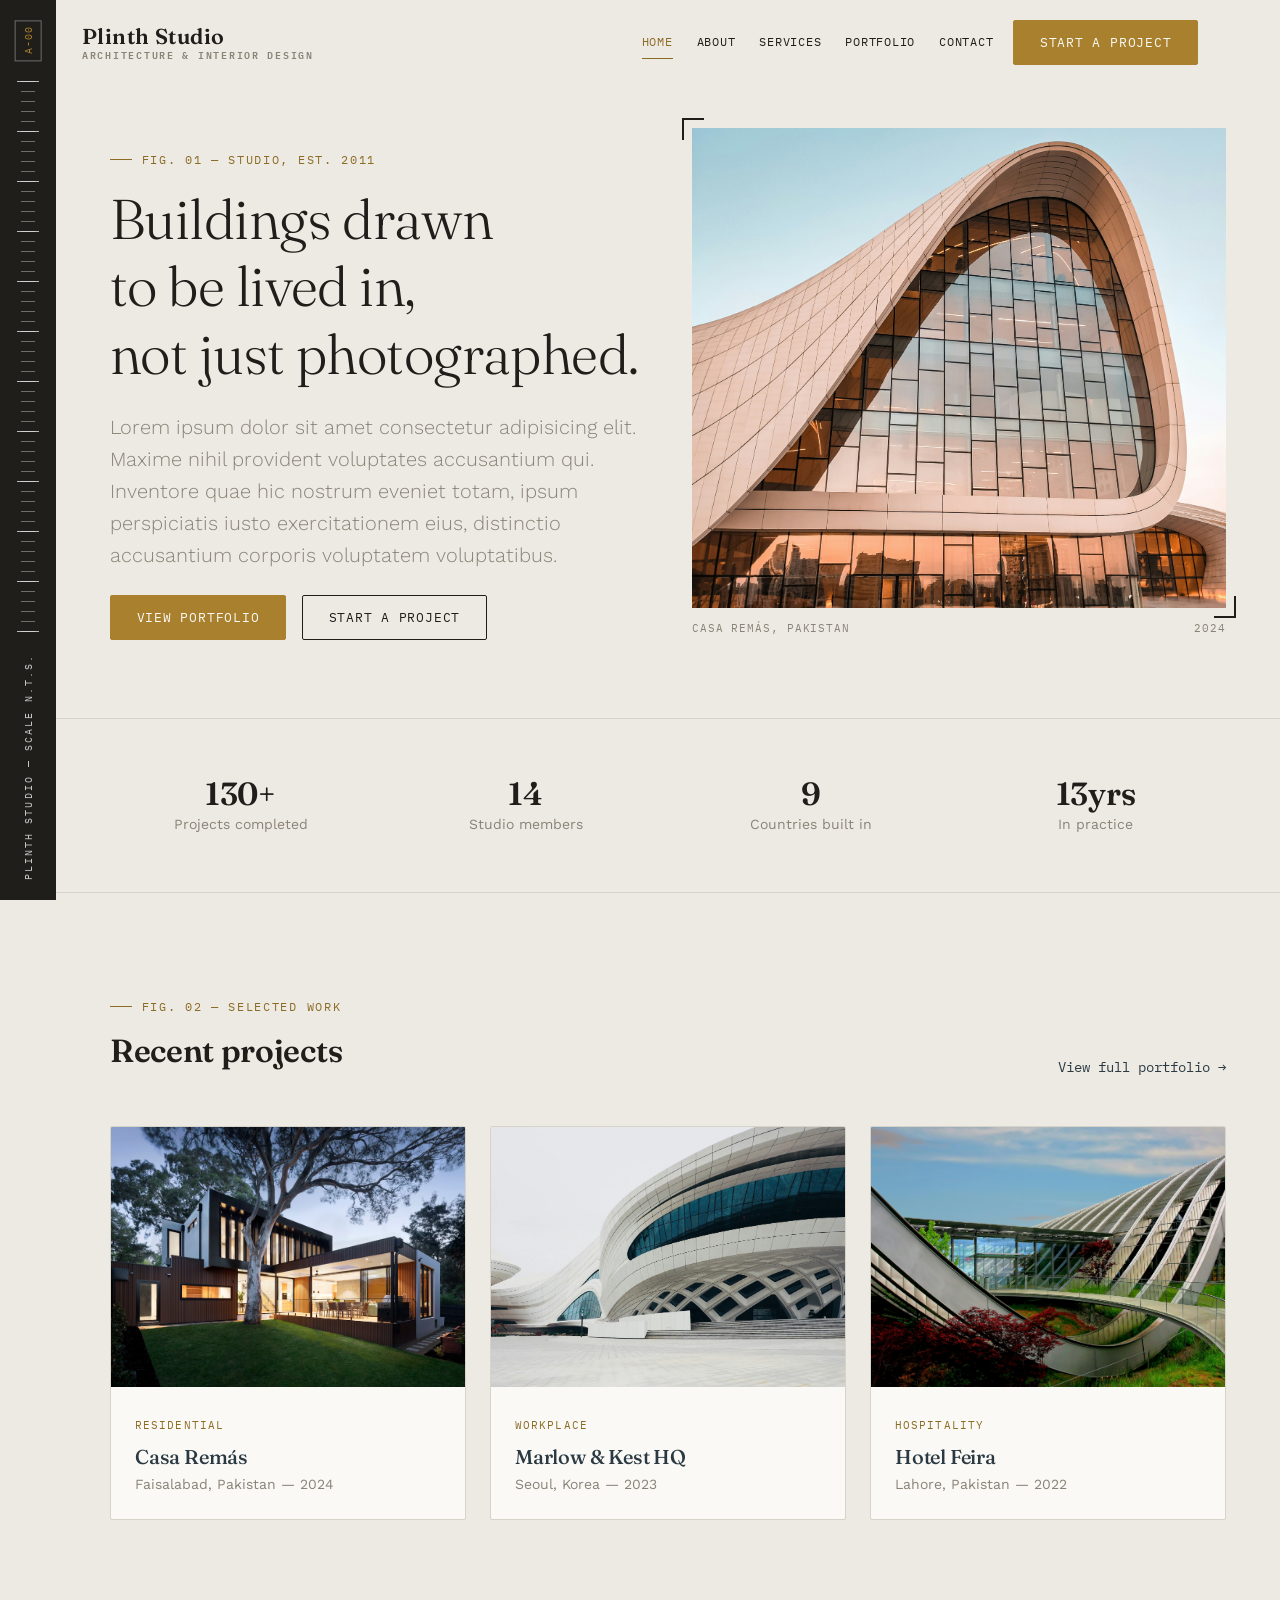
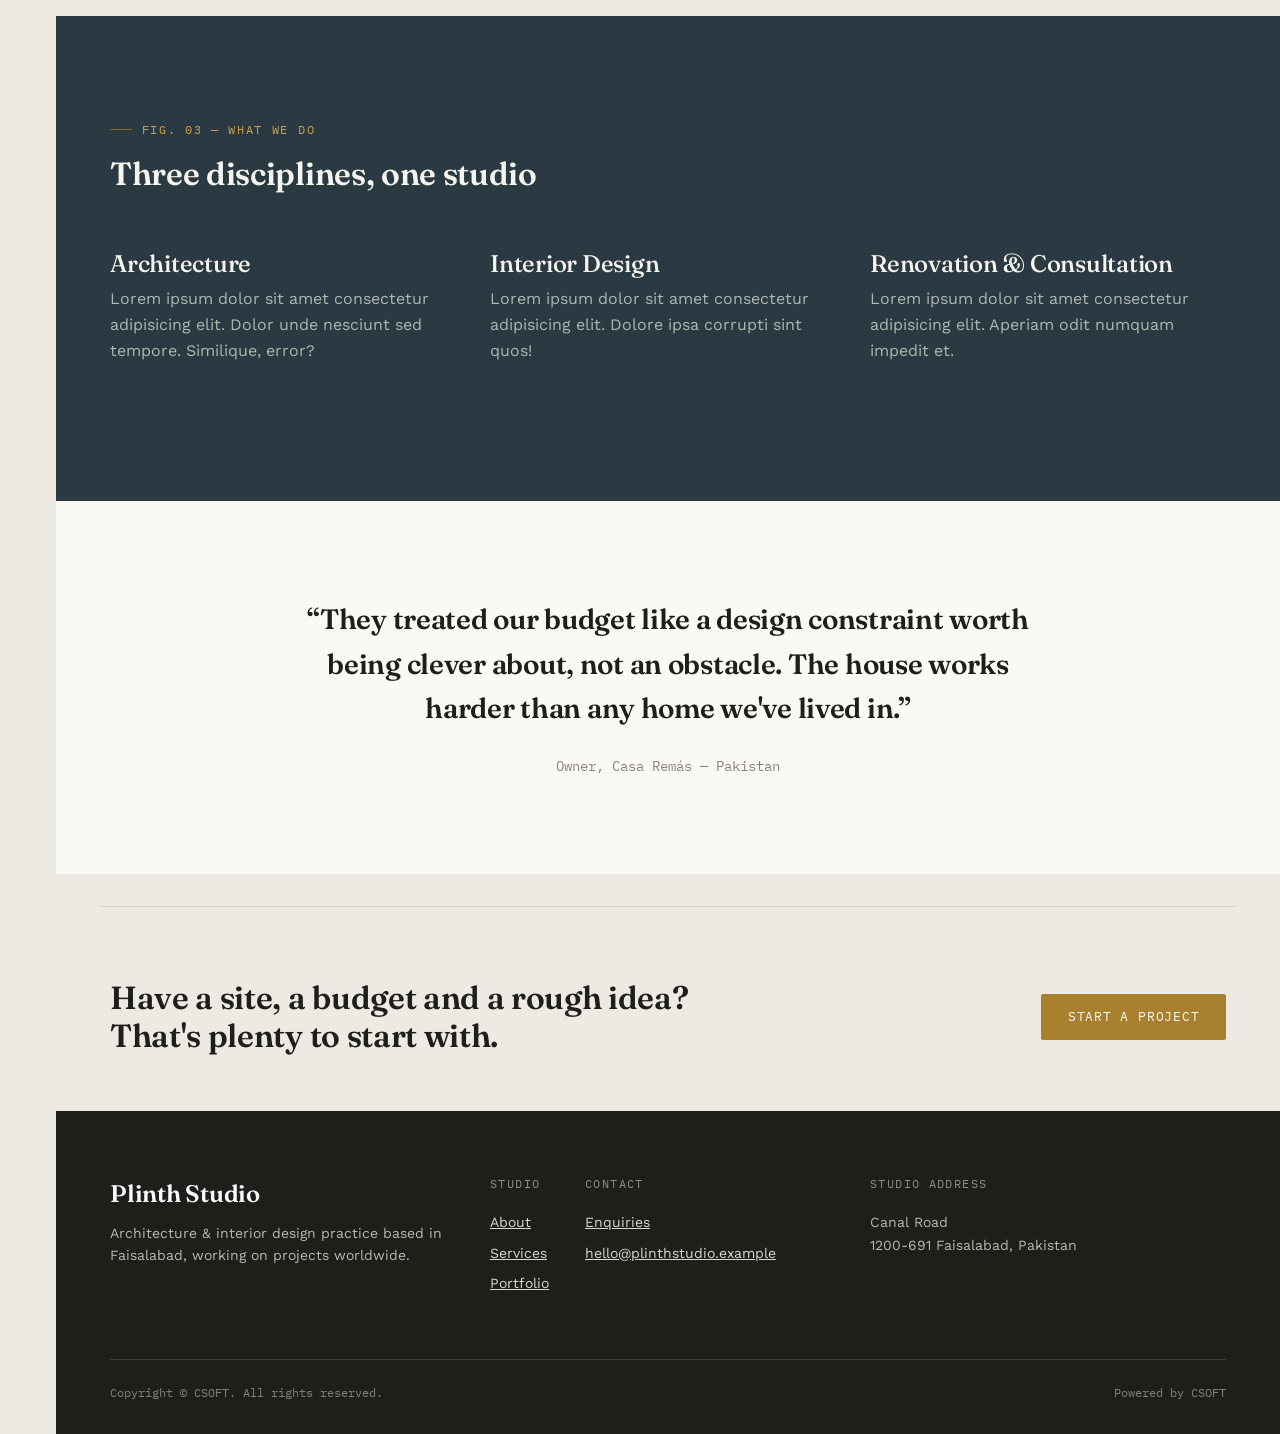
<file: index.html>
<!doctype html>
<html lang="en">
  <head>
    <meta charset="UTF-8" />
    <meta name="viewport" content="width=device-width, initial-scale=1.0" />

    <link
      href="https://cdn.jsdelivr.net/npm/bootstrap@5.3.2/dist/css/bootstrap.min.css"
      rel="stylesheet"
    />
    <link
      href="https://cdn.jsdelivr.net/npm/bootstrap-icons@1.13.1/font/bootstrap-icons.min.css"
      rel="stylesheet"
    />

    <title>Plinth Studio — Architecture & Interior Design</title>
    <link rel="preconnect" href="https://fonts.googleapis.com" />
    <link rel="preconnect" href="https://fonts.gstatic.com" crossorigin />
    <link
      href="https://fonts.googleapis.com/css2?family=Fraunces:opsz,wght@9..144,500;9..144,600;9..144,700&family=Work+Sans:wght@400;500;600&family=IBM+Plex+Mono:wght@400;500&display=swap"
      rel="stylesheet"
    />
    <link rel="stylesheet" href="assets/css/style.css" />
  </head>
  <body>
    <aside class="blueprint-ruler">
      <span class="ruler-sheet">A-00</span>
      <div class="ruler-ticks"></div>
      <span class="ruler-label">Plinth Studio &mdash; Scale N.T.S.</span>
    </aside>
    <header>
      <nav class="navbar navbar-expand-lg site-navbar fixed-top">
        <div class="container">
          <a class="navbar-brand" href="index.html">
            Plinth Studio <small>Architecture & Interior Design</small></a
          >
          <button
            class="navbar-toggler"
            type="button"
            data-bs-toggle="collapse"
            data-bs-target="#siteNav"
            aria-controls="#siteNav"
            aria-expanded="false"
            aria-label="Toggle navigation"
          >
            <span class="navbar-toggler-icon"></span>
          </button>
          <div class="collapse navbar-collapse" id="siteNav">
            <ul class="navbar-nav ms-auto mb-2 mb-lg-0 align-items-lg-center">
              <li class="nav-item">
                <a class="nav-link active" aria-current="page" href="index.html"
                  >Home</a
                >
              </li>
              <li class="nav-item">
                <a class="nav-link" href="about.html">About</a>
              </li>
              <li class="nav-item">
                <a class="nav-link" href="services.html">Services</a>
              </li>
              <li class="nav-item">
                <a class="nav-link" href="portfolio.html">Portfolio</a>
              </li>
              <li class="nav-item">
                <a class="nav-link" href="contact.html">Contact</a>
              </li>
              <li class="nav-item ms-lg-2">
                <a class="btn btn-brass btn-sm" href="contact.html"
                  >Start a Project</a
                >
              </li>
            </ul>
          </div>
        </div>
      </nav>
    </header>
    <main>
      <section class="hero">
        <div class="container">
          <div class="row align-items-center g-5">
            <div class="col-lg-6">
              <p class="eyebrow">Fig. 01 &mdash; Studio, est. 2011</p>
              <h1 class="display-4 mb-4">
                Buildings drawn<br />to be lived in,<br />not just photographed.
              </h1>
              <p class="lead text-muted-local mb-4">
                Lorem ipsum dolor sit amet consectetur adipisicing elit. Maxime
                nihil provident voluptates accusantium qui. Inventore quae hic
                nostrum eveniet totam, ipsum perspiciatis iusto exercitationem
                eius, distinctio accusantium corporis voluptatem voluptatibus.
              </p>
              <div class="d-flex flex-wrap gap-3">
                <a href="portfolio.html" class="btn btn-brass"
                  >View Portfolio</a
                >
                <a href="contact.html" class="btn btn-outline-ink"
                  >Start a Project</a
                >
              </div>
            </div>
            <div class="col-lg-6">
              <figure class="hero-figure crop-marks m-0">
                <img
                  src="assets/images/hero/plinth-hero.jpg"
                  class="img-fluid w-100"
                  style="object-fit: cover; height: 480px"
                  alt="Sunlit concrete stairwell inside a Plinth Studio residential renovation"
                />
              </figure>
              <p class="hero-caption">
                <span>Casa Rem&aacute;s, Pakistan</span>
                <span>2024</span>
              </p>
            </div>
          </div>
        </div>
      </section>
      <section class="section--tight hairline-top hairline-bottom">
        <div class="container">
          <div class="row text-center g-4">
            <div class="col-6 col-md-3">
              <div class="h2 font-display mb-0">130+</div>
              <p class="text-muted-local mb-0 small">Projects completed</p>
            </div>
            <div class="col-6 col-md-3">
              <div class="h2 font-display mb-0">14</div>
              <p class="text-muted-local mb-0 small">Studio members</p>
            </div>
            <div class="col-6 col-md-3">
              <div class="h2 font-display mb-0">9</div>
              <p class="text-muted-local mb-0 small">Countries built in</p>
            </div>
            <div class="col-6 col-md-3">
              <div class="h2 font-display mb-0">13yrs</div>
              <p class="text-muted-local mb-0 small">In practice</p>
            </div>
          </div>
        </div>
      </section>
      <section class="section">
        <div class="container">
          <div class="row mb-5">
            <div class="col-lg-7">
              <p class="eyebrow">Fig. 02 &mdash; Selected Work</p>
              <h2 id="featured-heading">Recent projects</h2>
            </div>
            <div class="col-lg-5 d-flex align-items-end justify-content-lg-end">
              <a
                href="portfolio.html"
                class="text-decoration-none font-mono small"
                >View full portfolio &rarr;</a
              >
            </div>
          </div>
          <div class="row g-4">
            <!-- Project card 1 -->
            <div class="col-md-6 col-lg-4">
              <article class="project-card">
                <a href="project-detail.html">
                  <img
                    src="assets/images/hero/plinth-house.jpg"
                    alt="Casa Remás living room with exposed concrete beam"
                  />
                </a>
                <div class="project-card-body">
                  <span class="project-tag">Residential</span>
                  <h3 class="h5 mt-2 mb-1">
                    <a
                      href="project-detail.html"
                      class="text-decoration-none stretched-link-parent"
                      >Casa Rem&aacute;s</a
                    >
                  </h3>
                  <p class="text-muted-local small mb-0">
                    Faisalabad, Pakistan &mdash; 2024
                  </p>
                </div>
              </article>
            </div>
            <div class="col-md-6 col-lg-4">
              <article class="project-card">
                <a href="project-detail.html">
                  <img
                    src="assets/images/hero/plinth-office.jpg"
                    alt="Open-plan office fit-out with timber ceiling battens"
                  />
                </a>
                <div class="project-card-body">
                  <span class="project-tag">Workplace</span>
                  <h3 class="h5 mt-2 mb-1">
                    <a href="project-detail.html" class="text-decoration-none"
                      >Marlow &amp; Kest HQ</a
                    >
                  </h3>
                  <p class="text-muted-local small mb-0">
                    Seoul, Korea &mdash; 2023
                  </p>
                </div>
              </article>
            </div>
            <div class="col-md-6 col-lg-4">
              <article class="project-card">
                <a href="project-detail.html">
                  <img
                    src="assets/images/hero/plinth-hotel.jpg"
                    alt="Boutique hotel lobby with brass detailing and stone floor"
                  />
                </a>
                <div class="project-card-body">
                  <span class="project-tag">Hospitality</span>
                  <h3 class="h5 mt-2 mb-1">
                    <a href="project-detail.html" class="text-decoration-none"
                      >Hotel Feira</a
                    >
                  </h3>
                  <p class="text-muted-local small mb-0">
                    Lahore, Pakistan &mdash; 2022
                  </p>
                </div>
              </article>
            </div>
          </div>
        </div>
      </section>
      <section class="section section--dark">
        <div class="container">
          <div class="row mb-5">
            <div class="col-lg-7">
              <p class="eyebrow">Fig. 03 &mdash; What We Do</p>
              <h2 id="services-heading">Three disciplines, one studio</h2>
            </div>
          </div>
          <div class="row g-4">
            <div class="col-md-4">
              <h3 class="h4">Architecture</h3>
              <p class="text-muted-local text-align-justify">
                Lorem ipsum dolor sit amet consectetur adipisicing elit. Dolor
                unde nesciunt sed tempore. Similique, error?
              </p>
              <a
                href="services.html"
                class="font-mono small text-decoration-none"
                >Learn more &rarr;</a
              >
            </div>
            <div class="col-md-4">
              <h3 class="h4">Interior Design</h3>
              <p class="text-muted-local">
                Lorem ipsum dolor sit amet consectetur adipisicing elit. Dolore
                ipsa corrupti sint quos!
              </p>
              <a
                href="services.html"
                class="font-mono small text-decoration-none"
                >Learn more &rarr;</a
              >
            </div>
            <div class="col-md-4">
              <h3 class="h4">Renovation &amp; Consultation</h3>
              <p class="text-muted-local">
                Lorem ipsum dolor sit amet consectetur adipisicing elit. Aperiam
                odit numquam impedit et.
              </p>
              <a
                href="services.html"
                class="font-mono small text-decoration-none"
                >Learn more &rarr;</a
              >
            </div>
          </div>
        </div>
      </section>
      <section class="section section--surface">
        <div class="container">
          <div class="row justify-content-center text-center">
            <div class="col-lg-8">
              <p class="font-display fs-3 mb-4">
                &ldquo;They treated our budget like a design constraint worth
                being clever about, not an obstacle. The house works harder than
                any home we've lived in.&rdquo;
              </p>
              <p class="font-mono small text-muted-local mb-0">
                Owner, Casa Rem&aacute;s &mdash; Pakistan
              </p>
            </div>
          </div>
        </div>
      </section>
      <section class="section--tight">
        <div class="container">
          <div class="row align-items-center g-4 hairline-top pt-5">
            <div class="col-lg-8">
              <h2 class="mb-0">
                Have a site, a budget and a rough idea?<br />That's plenty to
                start with.
              </h2>
            </div>
            <div class="col-lg-4 text-lg-end">
              <a href="contact.html" class="btn btn-brass btn-lg"
                >Start a Project</a
              >
            </div>
          </div>
        </div>
      </section>
    </main>
    <footer class="site-footer">
      <div class="container">
        <div class="row g-4">
          <div class="col-lg-4">
            <p class="font-display fs-4 text-light mb-2">Plinth Studio</p>
            <p class="small mb-0">
              Architecture &amp; interior design practice based in Faisalabad,
              working on projects worldwide.
            </p>
          </div>
          <div class="col-6 col-lg-1">
            <p class="footer-heading">Studio</p>
            <ul class="list-unstyled small">
              <li class="mb-2"><a href="about.html">About</a></li>
              <li class="mb-2"><a href="services.html">Services</a></li>
              <li class="mb-2"><a href="portfolio.html">Portfolio</a></li>
            </ul>
          </div>
          <div class="col-6 col-lg-3">
            <p class="footer-heading">Contact</p>
            <ul class="list-unstyled small">
              <li class="mb-2"><a href="contact.html">Enquiries</a></li>
              <li class="mb-2">
                <a href="mailto:hello@plinthstudio.example"
                  >hello@plinthstudio.example</a
                >
              </li>
            </ul>
          </div>
          <div class="col-lg-4">
            <p class="footer-heading">Studio Address</p>
            <p class="small mb-0">
              Canal Road<br />1200-691 Faisalabad, Pakistan
            </p>
          </div>
        </div>
        <div
          class="footer-bottom d-flex flex-column flex-md-row justify-content-between"
        >
          <p class="mb-0">Copyright &copy; CSOFT. All rights reserved.</p>
          <p class="mb-0">Powered by CSOFT</p>
        </div>
      </div>
    </footer>

    <button class="back-to-top" type="button">&uarr;</button>
    <script src="https://cdn.jsdelivr.net/npm/bootstrap@5.3.2/dist/js/bootstrap.bundle.min.js"></script>
  </body>
</html>
</file>
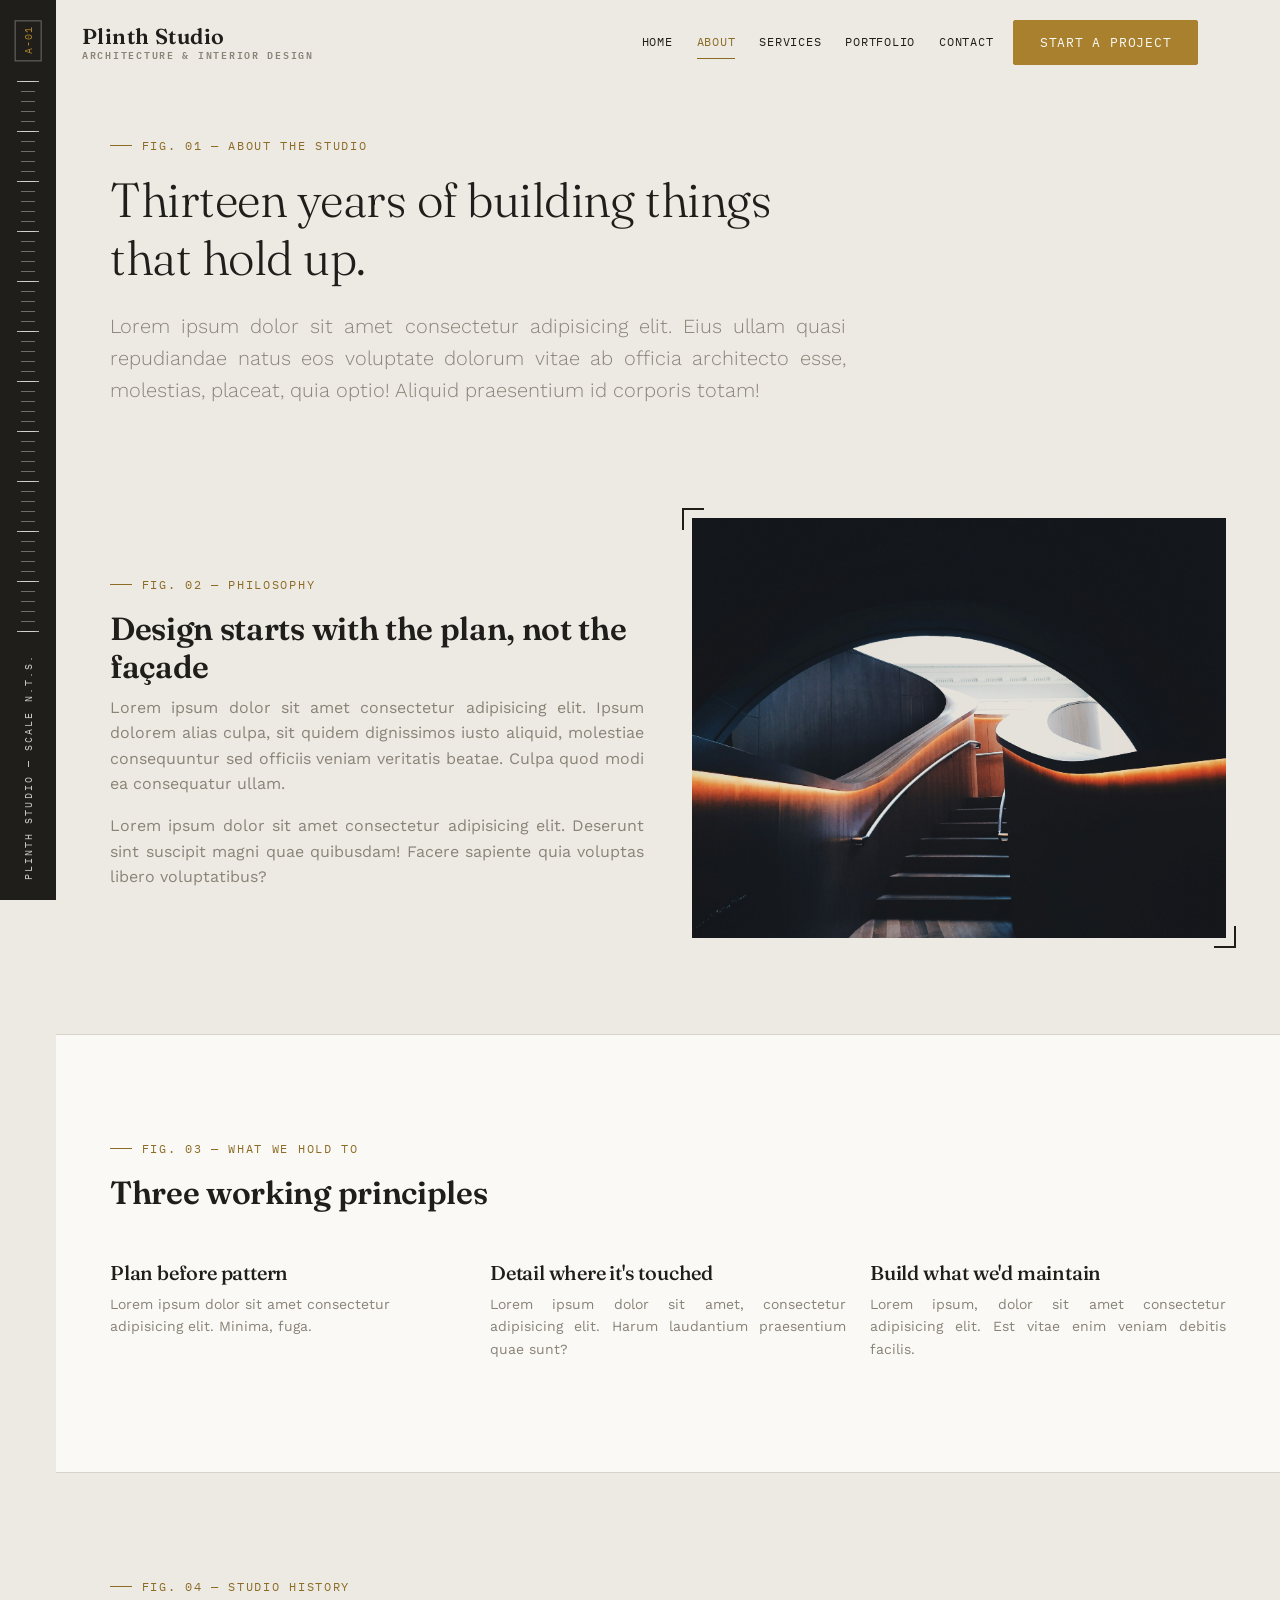
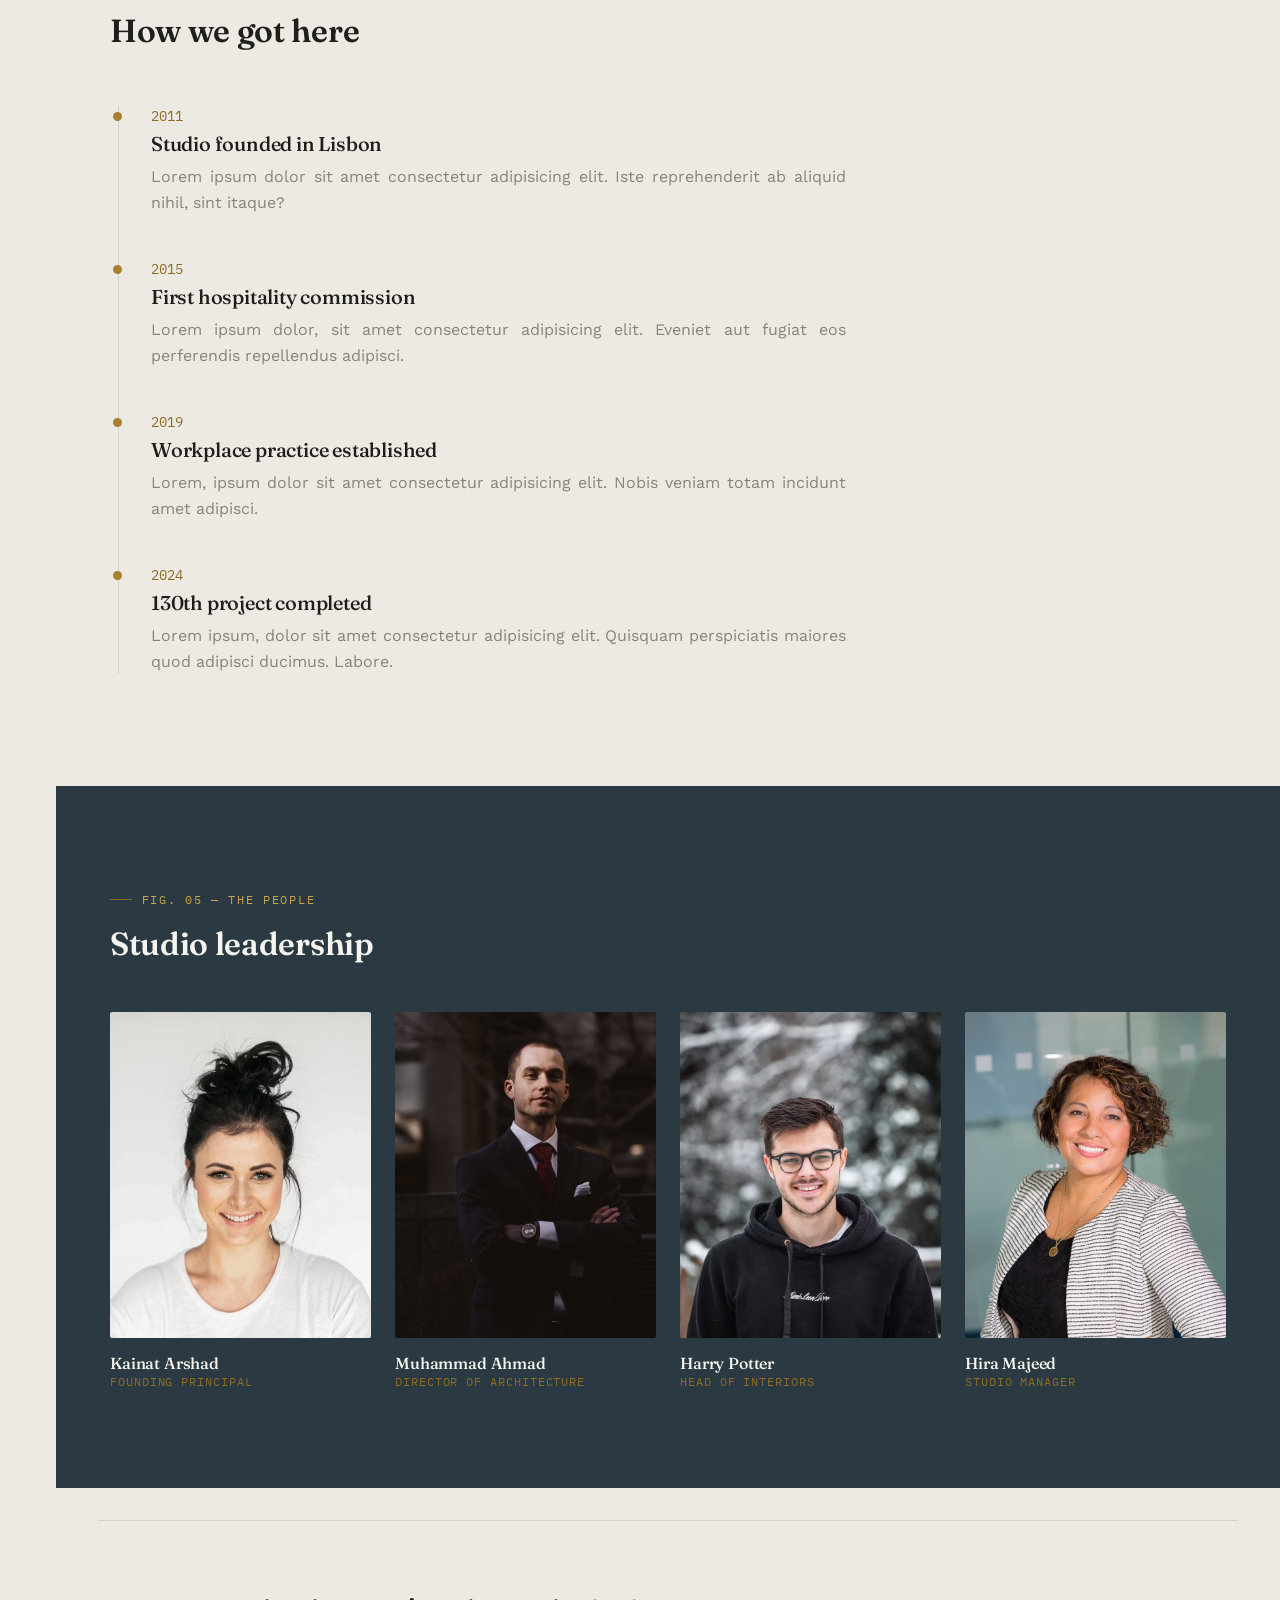
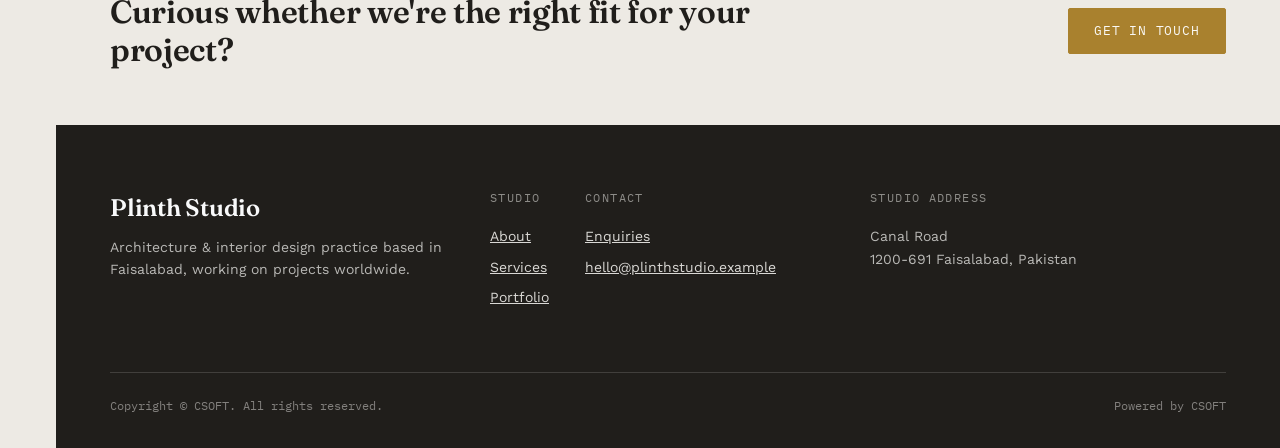
<file: about.html>
<!doctype html>
<html lang="en">
  <head>
    <meta charset="UTF-8" />
    <meta name="viewport" content="width=device-width, initial-scale=1.0" />
    <title>About — Plinth Studio</title>
    <meta
      name="description"
      content="Plinth Studio's philosophy, timeline and the people behind the practice."
    />

    <link rel="preconnect" href="https://fonts.googleapis.com" />
    <link rel="preconnect" href="https://fonts.gstatic.com" crossorigin />
    <link
      href="https://fonts.googleapis.com/css2?family=Fraunces:opsz,wght@9..144,500;9..144,600;9..144,700&family=Work+Sans:wght@400;500;600&family=IBM+Plex+Mono:wght@400;500&display=swap"
      rel="stylesheet"
    />

    <link
      href="https://cdn.jsdelivr.net/npm/bootstrap@5.3.3/dist/css/bootstrap.min.css"
      rel="stylesheet"
    />
    <link href="assets/css/style.css" rel="stylesheet" />
  </head>
  <body>
    <aside class="blueprint-ruler" aria-hidden="true">
      <span class="ruler-sheet">A-01</span>
      <div class="ruler-ticks"></div>
      <span class="ruler-label">Plinth Studio &mdash; Scale N.T.S.</span>
    </aside>
    <header>
      <nav
        class="navbar navbar-expand-lg site-navbar fixed-top"
        aria-label="Primary"
      >
        <div class="container">
          <a class="navbar-brand" href="index.html">
            Plinth Studio
            <small>Architecture &amp; Interior Design</small>
          </a>
          <button
            class="navbar-toggler"
            type="button"
            data-bs-toggle="collapse"
            data-bs-target="#siteNav"
            aria-controls="siteNav"
            aria-expanded="false"
            aria-label="Toggle navigation"
          >
            <span class="navbar-toggler-icon"></span>
          </button>
          <div class="collapse navbar-collapse" id="siteNav">
            <ul class="navbar-nav ms-auto mb-2 mb-lg-0 align-items-lg-center">
              <li class="nav-item">
                <a class="nav-link" href="index.html">Home</a>
              </li>
              <li class="nav-item">
                <a class="nav-link active" aria-current="page" href="about.html"
                  >About</a
                >
              </li>
              <li class="nav-item">
                <a class="nav-link" href="services.html">Services</a>
              </li>
              <li class="nav-item">
                <a class="nav-link" href="portfolio.html">Portfolio</a>
              </li>
              <li class="nav-item">
                <a class="nav-link" href="contact.html">Contact</a>
              </li>
              <li class="nav-item ms-lg-2">
                <a class="btn btn-brass btn-sm" href="contact.html"
                  >Start a Project</a
                >
              </li>
            </ul>
          </div>
        </div>
      </nav>
    </header>
    <main>
      <section class="hero pb-0">
        <div class="container">
          <div class="row">
            <div class="col-lg-8">
              <p class="eyebrow">Fig. 01 &mdash; About the Studio</p>
              <h1 class="display-5 mb-4">
                Thirteen years of building things that hold up.
              </h1>
              <p class="lead text-muted-local justify">
                Lorem ipsum dolor sit amet consectetur adipisicing elit. Eius
                ullam quasi repudiandae natus eos voluptate dolorum vitae ab
                officia architecto esse, molestias, placeat, quia optio! Aliquid
                praesentium id corporis totam!
              </p>
            </div>
          </div>
        </div>
      </section>
      <section class="section">
        <div class="container">
          <div class="row g-5 align-items-center">
            <div class="col-lg-6 order-lg-2">
              <figure class="crop-marks m-0">
                <img
                  src="assets/images/about/plinth-about.jpg"
                  class="img-fluid w-100"
                  style="object-fit: cover; height: 420px"
                  alt="Architect's desk with drawings, models and a cup of coffee"
                />
              </figure>
            </div>
            <div class="col-lg-6 order-lg-1">
              <p class="eyebrow">Fig. 02 &mdash; Philosophy</p>
              <h2 id="philosophy-heading">
                Design starts with the plan, not the fa&ccedil;ade
              </h2>
              <p class="text-muted-local justify">
                Lorem ipsum dolor sit amet consectetur adipisicing elit. Ipsum
                dolorem alias culpa, sit quidem dignissimos iusto aliquid,
                molestiae consequuntur sed officiis veniam veritatis beatae.
                Culpa quod modi ea consequatur ullam.
              </p>
              <p class="text-muted-local mb-0 justify">
                Lorem ipsum dolor sit amet consectetur adipisicing elit.
                Deserunt sint suscipit magni quae quibusdam! Facere sapiente
                quia voluptas libero voluptatibus?
              </p>
            </div>
          </div>
        </div>
      </section>
      <section class="section section--surface hairline-top hairline-bottom">
        <div class="container">
          <p class="eyebrow">Fig. 03 &mdash; What We Hold To</p>
          <h2 id="values-heading" class="mb-5">Three working principles</h2>
          <div class="row g-4">
            <div class="col-md-4">
              <h3 class="h5">Plan before pattern</h3>
              <p class="text-muted-local small justify">
                Lorem ipsum dolor sit amet consectetur <br />
                adipisicing elit. Minima, fuga.
              </p>
            </div>
            <div class="col-md-4">
              <h3 class="h5">Detail where it's touched</h3>
              <p class="text-muted-local small justify">
                Lorem ipsum dolor sit amet, consectetur adipisicing elit. Harum
                laudantium praesentium quae sunt?
              </p>
            </div>
            <div class="col-md-4">
              <h3 class="h5">Build what we'd maintain</h3>
              <p class="text-muted-local small justify">
                Lorem ipsum, dolor sit amet consectetur adipisicing elit. Est
                vitae enim veniam debitis facilis.
              </p>
            </div>
          </div>
        </div>
      </section>
      <section class="section">
        <div class="container">
          <div class="row mb-5">
            <div class="col-lg-7">
              <p class="eyebrow">Fig. 04 &mdash; Studio History</p>
              <h2 id="timeline-heading">How we got here</h2>
            </div>
          </div>
          <div class="row">
            <div class="col-lg-8">
              <ol class="timeline list-unstyled">
                <li class="timeline-entry">
                  <p class="timeline-year mb-1">2011</p>
                  <h3 class="h5">Studio founded in Lisbon</h3>
                  <p class="text-muted-local mb-0 justify">
                    Lorem ipsum dolor sit amet consectetur adipisicing elit.
                    Iste reprehenderit ab aliquid nihil, sint itaque?
                  </p>
                </li>
                <li class="timeline-entry">
                  <p class="timeline-year mb-1">2015</p>
                  <h3 class="h5">First hospitality commission</h3>
                  <p class="text-muted-local mb-0 justify">
                    Lorem ipsum dolor, sit amet consectetur adipisicing elit.
                    Eveniet aut fugiat eos perferendis repellendus adipisci.
                  </p>
                </li>
                <li class="timeline-entry">
                  <p class="timeline-year mb-1">2019</p>
                  <h3 class="h5">Workplace practice established</h3>
                  <p class="text-muted-local mb-0 justify">
                    Lorem, ipsum dolor sit amet consectetur adipisicing elit.
                    Nobis veniam totam incidunt amet adipisci.
                  </p>
                </li>
                <li class="timeline-entry">
                  <p class="timeline-year mb-1">2024</p>
                  <h3 class="h5">130th project completed</h3>
                  <p class="text-muted-local mb-0 justify">
                    Lorem ipsum, dolor sit amet consectetur adipisicing elit.
                    Quisquam perspiciatis maiores quod adipisci ducimus. Labore.
                  </p>
                </li>
              </ol>
            </div>
          </div>
        </div>
      </section>
      <section class="section section--dark">
        <div class="container">
          <p class="eyebrow">Fig. 05 &mdash; The People</p>
          <h2 id="team-heading" class="mb-5">Studio leadership</h2>
          <div class="row g-4">
            <div class="col-6 col-md-3">
              <div class="team-card">
                <img
                  src="assets/images/about/female.jpg"
                  alt="Portrait of Kainat Arshad"
                />
                <h3 class="h6 mt-3 mb-0">Kainat Arshad</h3>
                <p class="role mb-0">Founding Principal</p>
              </div>
            </div>
            <div class="col-6 col-md-3">
              <div class="team-card">
                <img
                  src="assets/images/about/tomas.jpg"
                  alt="Portrait of Muhammad Ahmad"
                />
                <h3 class="h6 mt-3 mb-0">Muhammad Ahmad</h3>
                <p class="role mb-0">Director of Architecture</p>
              </div>
            </div>
            <div class="col-6 col-md-3">
              <div class="team-card">
                <img
                  src="assets/images/about/alex.jpg"
                  alt="Portrait of harry Potter"
                />
                <h3 class="h6 mt-3 mb-0">Harry Potter</h3>
                <p class="role mb-0">Head of Interiors</p>
              </div>
            </div>
            <div class="col-6 col-md-3">
              <div class="team-card">
                <img
                  src="assets/images/about/marta.jpg"
                  alt="Portrait of hira Majeed"
                />
                <h3 class="h6 mt-3 mb-0">Hira Majeed</h3>
                <p class="role mb-0">Studio Manager</p>
              </div>
            </div>
          </div>
        </div>
      </section>
      <section class="section--tight">
        <div class="container">
          <div class="row align-items-center g-4 hairline-top pt-5">
            <div class="col-lg-8">
              <h2 class="mb-0">
                Curious whether we're the right fit for your project?
              </h2>
            </div>
            <div class="col-lg-4 text-lg-end">
              <a href="contact.html" class="btn btn-brass btn-lg"
                >Get in Touch</a
              >
            </div>
          </div>
        </div>
      </section>
    </main>
    <footer class="site-footer">
      <div class="container">
        <div class="row g-4">
          <div class="col-lg-4">
            <p class="font-display fs-4 text-light mb-2">Plinth Studio</p>
            <p class="small mb-0">
              Architecture &amp; interior design practice based in Faisalabad,
              working on projects worldwide.
            </p>
          </div>
          <div class="col-6 col-lg-1">
            <p class="footer-heading">Studio</p>
            <ul class="list-unstyled small">
              <li class="mb-2"><a href="about.html">About</a></li>
              <li class="mb-2"><a href="services.html">Services</a></li>
              <li class="mb-2"><a href="portfolio.html">Portfolio</a></li>
            </ul>
          </div>
          <div class="col-6 col-lg-3">
            <p class="footer-heading">Contact</p>
            <ul class="list-unstyled small">
              <li class="mb-2"><a href="contact.html">Enquiries</a></li>
              <li class="mb-2">
                <a href="mailto:hello@plinthstudio.example"
                  >hello@plinthstudio.example</a
                >
              </li>
            </ul>
          </div>
          <div class="col-lg-4">
            <p class="footer-heading">Studio Address</p>
            <p class="small mb-0">
              Canal Road<br />1200-691 Faisalabad, Pakistan
            </p>
          </div>
        </div>
        <div
          class="footer-bottom d-flex flex-column flex-md-row justify-content-between"
        >
        <p class="mb-0">Copyright &copy; CSOFT. All rights reserved.</p>
          <p class="mb-0">Powered by CSOFT</p>
        </div>
      </div>
    </footer>
    <button class="back-to-top" type="button">&uarr;</button>
    <script src="https://cdn.jsdelivr.net/npm/bootstrap@5.3.2/dist/js/bootstrap.bundle.min.js"></script>
    <script src="assets/js/script.js"></script>
  </body>
</html>
</file>
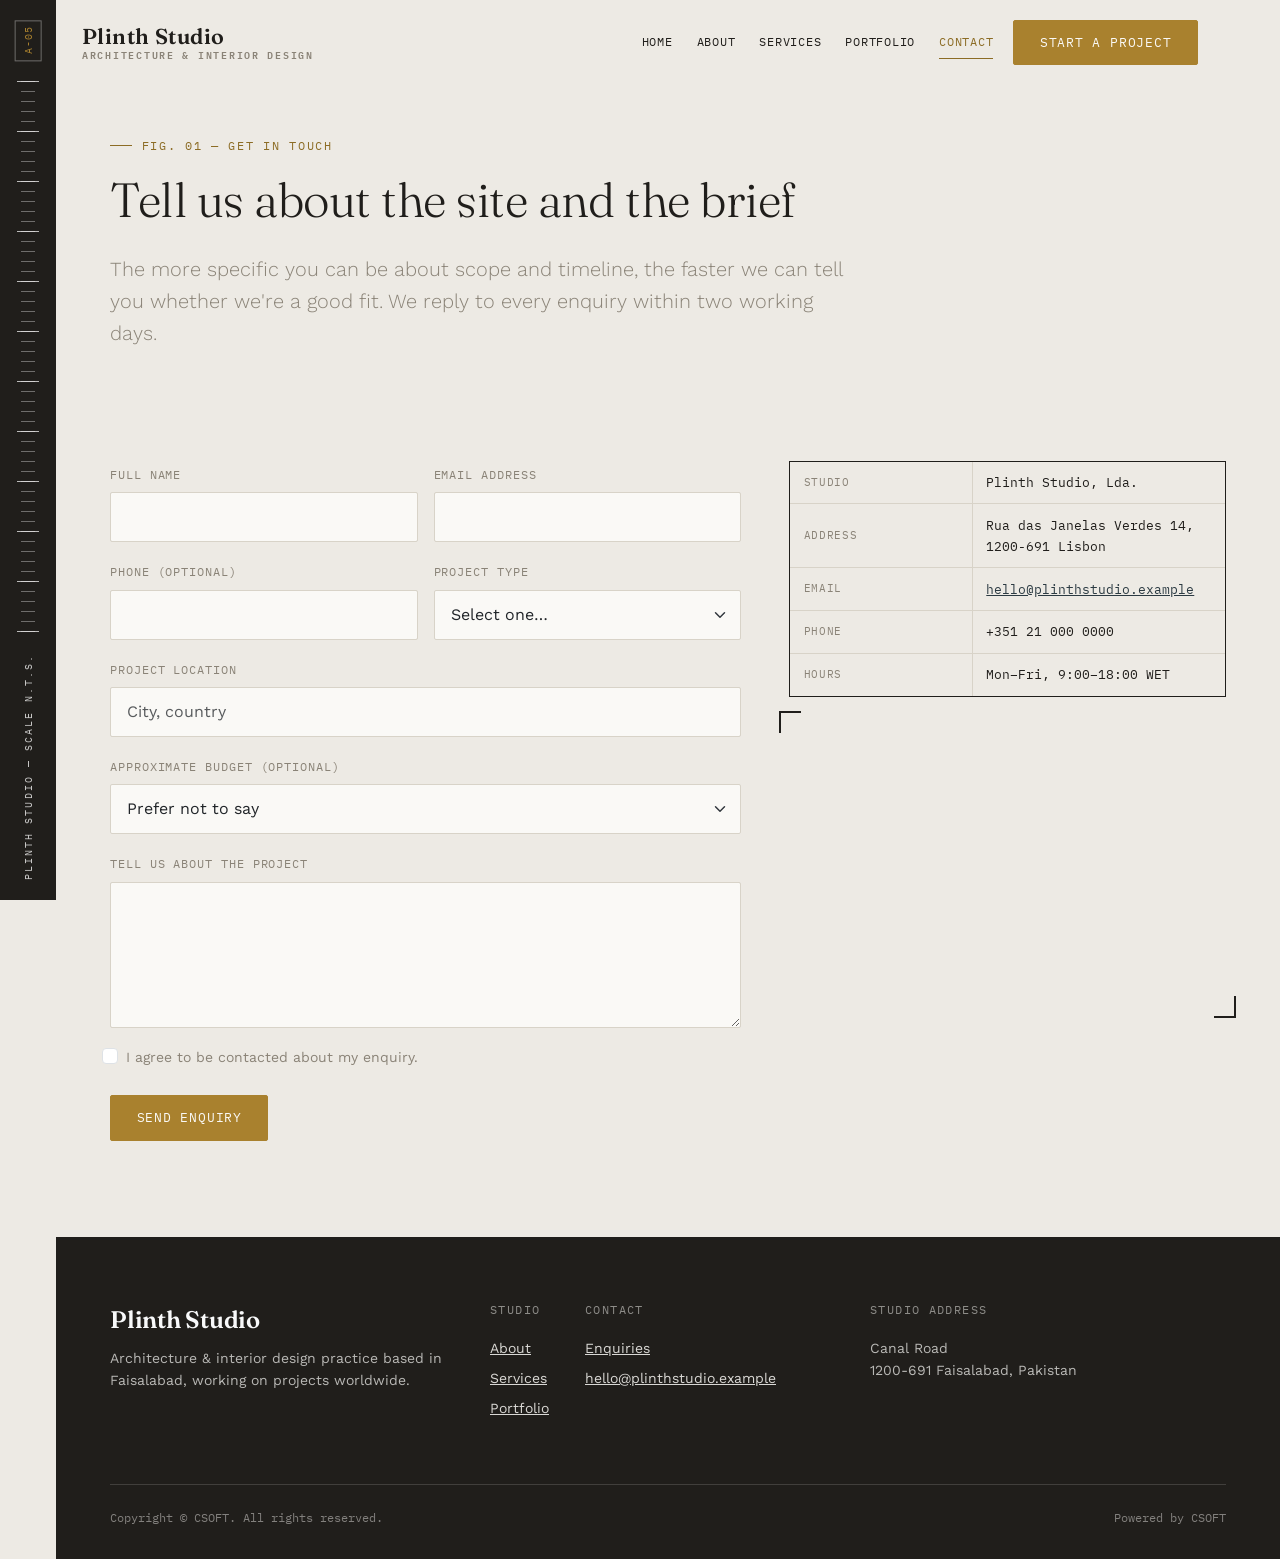
<file: contact.html>
<!doctype html>
<html lang="en">
  <head>
    <meta charset="UTF-8" />
    <meta name="viewport" content="width=device-width, initial-scale=1.0" />
    <title>Contact — Plinth Studio</title>
    <meta
      name="description"
      content="Start a project with Plinth Studio, or get in touch with a question. Lisbon studio, working worldwide."
    />

    <link rel="preconnect" href="https://fonts.googleapis.com" />
    <link rel="preconnect" href="https://fonts.gstatic.com" crossorigin />
    <link
      href="https://fonts.googleapis.com/css2?family=Fraunces:opsz,wght@9..144,500;9..144,600;9..144,700&family=Work+Sans:wght@400;500;600&family=IBM+Plex+Mono:wght@400;500&display=swap"
      rel="stylesheet"
    />

    <link
      href="https://cdn.jsdelivr.net/npm/bootstrap@5.3.3/dist/css/bootstrap.min.css"
      rel="stylesheet"
    />
    <link href="assets/css/style.css" rel="stylesheet" />
  </head>
  <body>
    <aside class="blueprint-ruler" aria-hidden="true">
      <span class="ruler-sheet">A-05</span>
      <div class="ruler-ticks"></div>
      <span class="ruler-label">Plinth Studio &mdash; Scale N.T.S.</span>
    </aside>

    <header>
      <nav
        class="navbar navbar-expand-lg site-navbar fixed-top"
        aria-label="Primary"
      >
        <div class="container">
          <a class="navbar-brand" href="index.html">
            Plinth Studio
            <small>Architecture &amp; Interior Design</small>
          </a>
          <button
            class="navbar-toggler"
            type="button"
            data-bs-toggle="collapse"
            data-bs-target="#siteNav"
            aria-controls="siteNav"
            aria-expanded="false"
            aria-label="Toggle navigation"
          >
            <span class="navbar-toggler-icon"></span>
          </button>
          <div class="collapse navbar-collapse" id="siteNav">
            <ul class="navbar-nav ms-auto mb-2 mb-lg-0 align-items-lg-center">
              <li class="nav-item">
                <a class="nav-link" href="index.html">Home</a>
              </li>
              <li class="nav-item">
                <a class="nav-link" href="about.html">About</a>
              </li>
              <li class="nav-item">
                <a class="nav-link" href="services.html">Services</a>
              </li>
              <li class="nav-item">
                <a class="nav-link" href="portfolio.html">Portfolio</a>
              </li>
              <li class="nav-item">
                <a
                  class="nav-link active"
                  aria-current="page"
                  href="contact.html"
                  >Contact</a
                >
              </li>
              <li class="nav-item ms-lg-2">
                <a class="btn btn-brass btn-sm" href="contact.html"
                  >Start a Project</a
                >
              </li>
            </ul>
          </div>
        </div>
      </nav>
    </header>

    <main>

      <section class="hero pb-0" aria-label="Contact introduction">
        <div class="container">
          <div class="row">
            <div class="col-lg-8">
              <p class="eyebrow">Fig. 01 &mdash; Get in Touch</p>
              <h1 class="display-5 mb-4">
                Tell us about the site and the brief
              </h1>
              <p class="lead text-muted-local">
                The more specific you can be about scope and timeline, the
                faster we can tell you whether we're a good fit. We reply to
                every enquiry within two working days.
              </p>
            </div>
          </div>
        </div>
      </section>


      <section class="section" aria-label="Contact form and studio details">
        <div class="container">
          <div class="row g-5">
            <!-- Contact form -->
            <div class="col-lg-7">
              <form
                class="needs-validation"
                novalidate
                aria-label="Project enquiry form"
              >
                <div
                  class="alert alert-success d-none form-confirmation"
                  role="alert"
                >
                  Thanks &mdash; your enquiry has been sent. We'll reply within
                  two working days.
                </div>

                <div class="row g-3">
                  <div class="col-md-6">
                    <label for="fullName" class="form-label">Full name</label>
                    <input
                      type="text"
                      class="form-control"
                      id="fullName"
                      name="fullName"
                      required
                    />
                    <div class="invalid-feedback">Please enter your name.</div>
                  </div>
                  <div class="col-md-6">
                    <label for="email" class="form-label">Email address</label>
                    <input
                      type="email"
                      class="form-control"
                      id="email"
                      name="email"
                      required
                    />
                    <div class="invalid-feedback">
                      Please enter a valid email address.
                    </div>
                  </div>
                  <div class="col-md-6">
                    <label for="phone" class="form-label"
                      >Phone (optional)</label
                    >
                    <input
                      type="tel"
                      class="form-control"
                      id="phone"
                      name="phone"
                    />
                  </div>
                  <div class="col-md-6">
                    <label for="projectType" class="form-label"
                      >Project type</label
                    >
                    <select
                      class="form-select"
                      id="projectType"
                      name="projectType"
                      required
                    >
                      <option value="" selected disabled>
                        Select one&hellip;
                      </option>
                      <option value="architecture">
                        Architecture / New-build
                      </option>
                      <option value="interior">Interior Design</option>
                      <option value="renovation">Renovation</option>
                      <option value="consultation">Consultation</option>
                      <option value="other">Other</option>
                    </select>
                    <div class="invalid-feedback">
                      Please select a project type.
                    </div>
                  </div>
                  <div class="col-12">
                    <label for="location" class="form-label"
                      >Project location</label
                    >
                    <input
                      type="text"
                      class="form-control"
                      id="location"
                      name="location"
                      placeholder="City, country"
                      required
                    />
                    <div class="invalid-feedback">
                      Please tell us where the project is located.
                    </div>
                  </div>
                  <div class="col-12">
                    <label for="budget" class="form-label"
                      >Approximate budget (optional)</label
                    >
                    <select class="form-select" id="budget" name="budget">
                      <option value="" selected>Prefer not to say</option>
                      <option value="under-50k">Under &euro;50,000</option>
                      <option value="50k-150k">
                        &euro;50,000 &ndash; &euro;150,000
                      </option>
                      <option value="150k-500k">
                        &euro;150,000 &ndash; &euro;500,000
                      </option>
                      <option value="500k-plus">&euro;500,000+</option>
                    </select>
                  </div>
                  <div class="col-12">
                    <label for="message" class="form-label"
                      >Tell us about the project</label
                    >
                    <textarea
                      class="form-control"
                      id="message"
                      name="message"
                      rows="5"
                      required
                    ></textarea>
                    <div class="invalid-feedback">
                      Please add a short project description.
                    </div>
                  </div>
                  <div class="col-12 form-check ps-4">
                    <input
                      type="checkbox"
                      class="form-check-input"
                      id="consent"
                      name="consent"
                      required
                    />
                    <label
                      class="form-check-label small text-muted-local"
                      for="consent"
                    >
                      I agree to be contacted about my enquiry.
                    </label>
                    <div class="invalid-feedback">
                      Please confirm you're happy to be contacted.
                    </div>
                  </div>
                  <div class="col-12 pt-2">
                    <button class="btn btn-brass btn-lg" type="submit">
                      Send Enquiry
                    </button>
                  </div>
                </div>
              </form>
            </div>

            <!-- Studio information -->
            <div class="col-lg-5">
              <div class="title-block mb-4">
                <div class="tb-row">
                  <div class="tb-label">Studio</div>
                  <div class="tb-value">Plinth Studio, Lda.</div>
                </div>
                <div class="tb-row">
                  <div class="tb-label">Address</div>
                  <div class="tb-value">
                    Rua das Janelas Verdes 14, 1200-691 Lisbon
                  </div>
                </div>
                <div class="tb-row">
                  <div class="tb-label">Email</div>
                  <div class="tb-value">
                    <a href="mailto:hello@plinthstudio.example"
                      >hello@plinthstudio.example</a
                    >
                  </div>
                </div>
                <div class="tb-row">
                  <div class="tb-label">Phone</div>
                  <div class="tb-value">+351 21 000 0000</div>
                </div>
                <div class="tb-row">
                  <div class="tb-label">Hours</div>
                  <div class="tb-value">
                    Mon&ndash;Fri, 9:00&ndash;18:00 WET
                  </div>
                </div>
              </div>

              <!-- Map placeholder: replace the src below with a live embed URL -->
              <figure class="crop-marks m-0">
                <iframe
                  src="https://www.openstreetmap.org/export/embed.html?bbox=-9.170%2C38.700%2C-9.150%2C38.712&amp;layer=mapnik"
                  class="w-100"
                  style="height: 280px; border: 0"
                  loading="lazy"
                  title="Map showing Plinth Studio's location in Lisbon"
                >
                </iframe>
              </figure>
            </div>
          </div>
        </div>
      </section>
    </main>

    <footer class="site-footer">
      <div class="container">
        <div class="row g-4">
          <div class="col-lg-4">
            <p class="font-display fs-4 text-light mb-2">Plinth Studio</p>
            <p class="small mb-0">
              Architecture &amp; interior design practice based in Faisalabad,
              working on projects worldwide.
            </p>
          </div>
          <div class="col-6 col-lg-1">
            <p class="footer-heading">Studio</p>
            <ul class="list-unstyled small">
              <li class="mb-2"><a href="about.html">About</a></li>
              <li class="mb-2"><a href="services.html">Services</a></li>
              <li class="mb-2"><a href="portfolio.html">Portfolio</a></li>
            </ul>
          </div>
          <div class="col-6 col-lg-3">
            <p class="footer-heading">Contact</p>
            <ul class="list-unstyled small">
              <li class="mb-2"><a href="contact.html">Enquiries</a></li>
              <li class="mb-2">
                <a href="mailto:hello@plinthstudio.example"
                  >hello@plinthstudio.example</a
                >
              </li>
            </ul>
          </div>
          <div class="col-lg-4">
            <p class="footer-heading">Studio Address</p>
            <p class="small mb-0">
              Canal Road<br />1200-691 Faisalabad, Pakistan
            </p>
          </div>
        </div>
        <div
          class="footer-bottom d-flex flex-column flex-md-row justify-content-between"
        >
          <p class="mb-0">Copyright &copy; CSOFT. All rights reserved.</p>
          <p class="mb-0">Powered by CSOFT</p>
        </div>
      </div>
    </footer>

    <button class="back-to-top" type="button" aria-label="Back to top">
      &uarr;
    </button>

    <script src="https://cdn.jsdelivr.net/npm/bootstrap@5.3.3/dist/js/bootstrap.bundle.min.js"></script>
    <script src="assets/js/script.js"></script>
  </body>
</html>
</file>
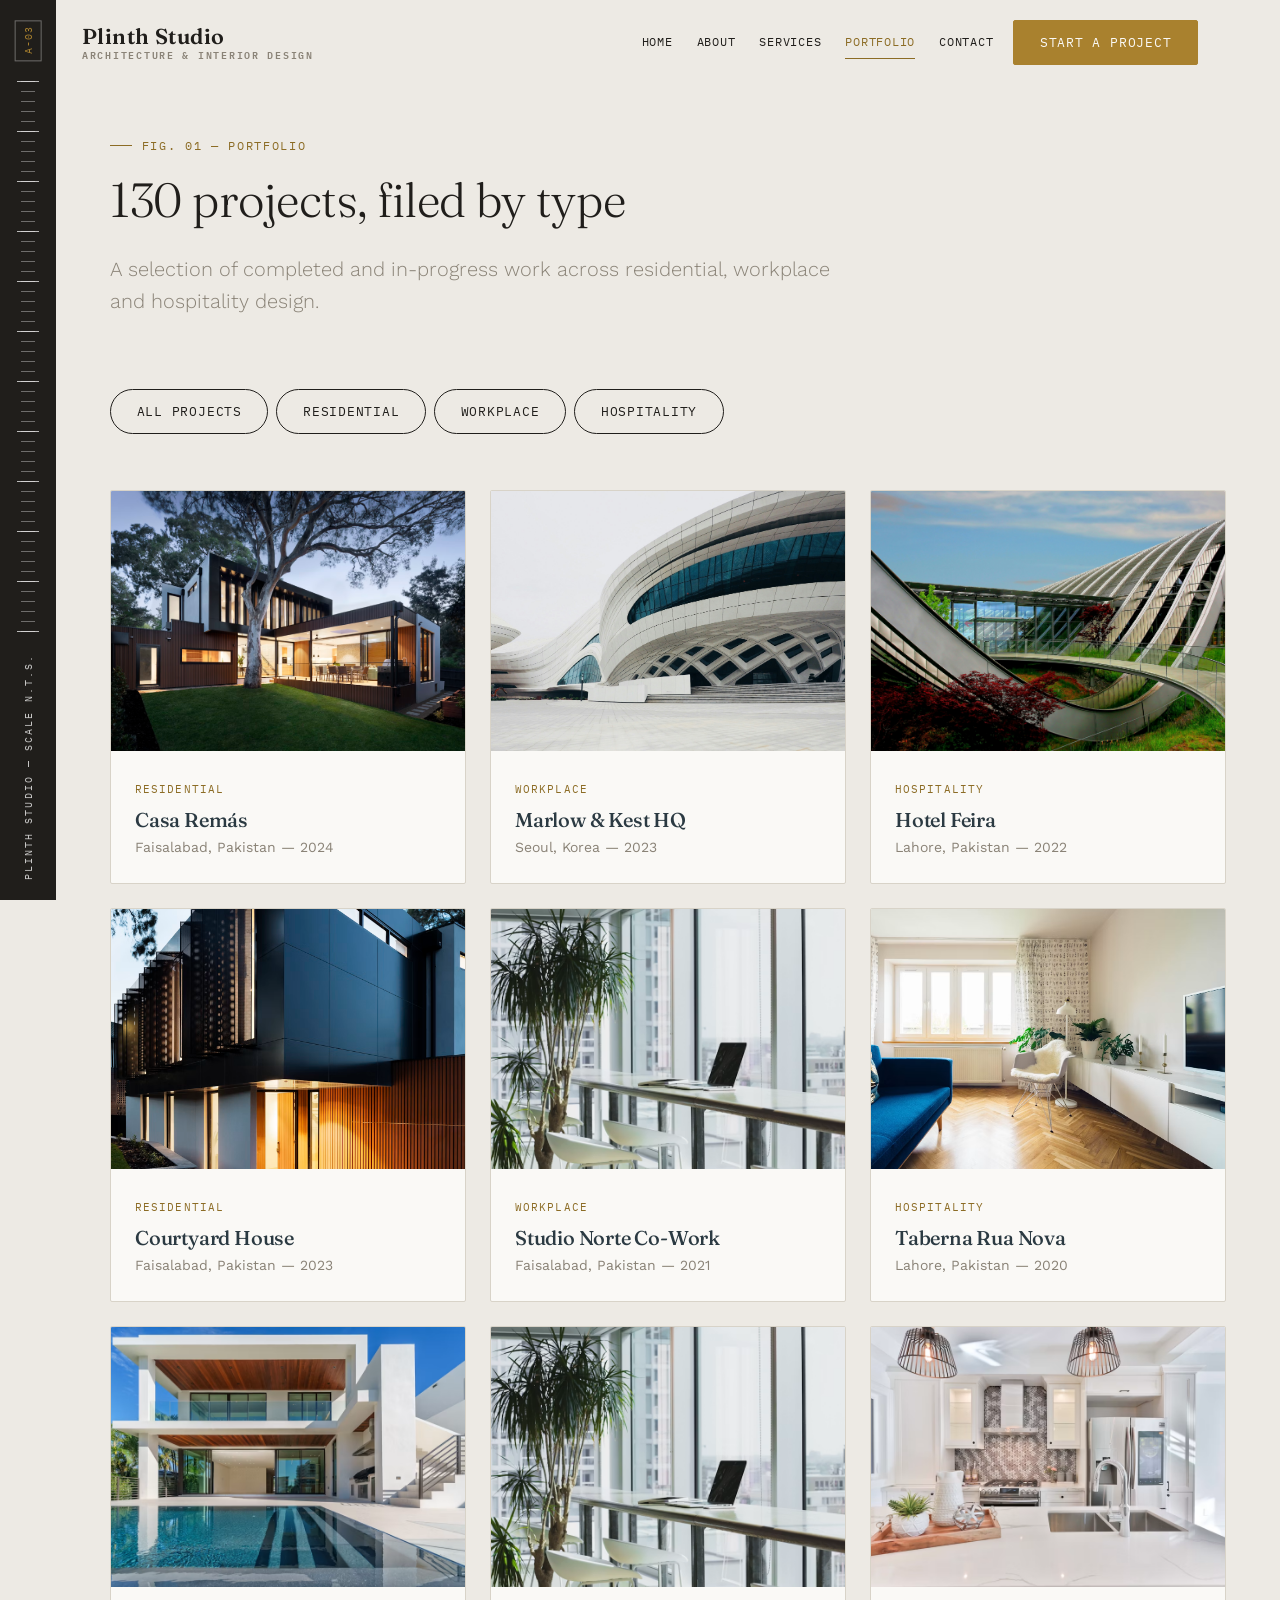
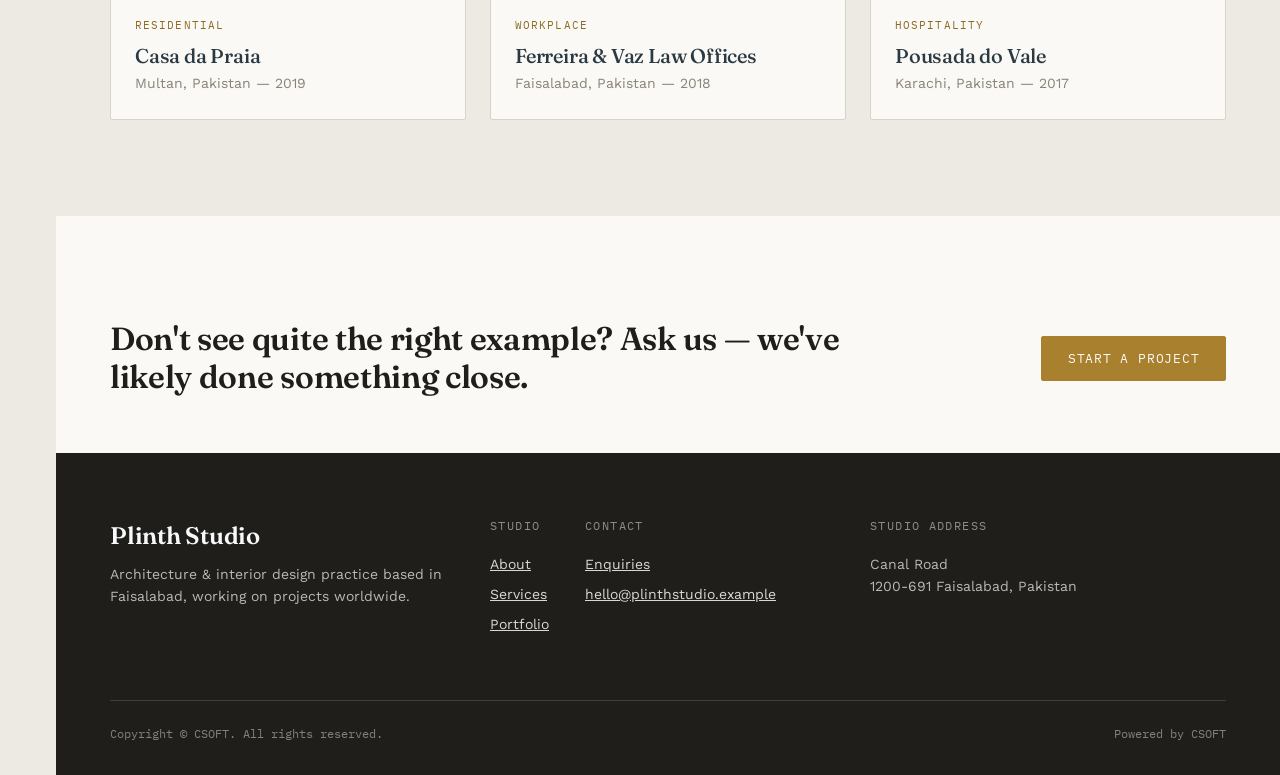
<file: portfolio.html>
<!doctype html>
<html lang="en">
  <head>
    <meta charset="UTF-8" />
    <meta name="viewport" content="width=device-width, initial-scale=1.0" />
    <title>Portfolio — Plinth Studio</title>
    <meta
      name="description"
      content="Browse Plinth Studio's residential, workplace and hospitality projects."
    />

    <link rel="preconnect" href="https://fonts.googleapis.com" />
    <link rel="preconnect" href="https://fonts.gstatic.com" crossorigin />
    <link
      href="https://fonts.googleapis.com/css2?family=Fraunces:opsz,wght@9..144,500;9..144,600;9..144,700&family=Work+Sans:wght@400;500;600&family=IBM+Plex+Mono:wght@400;500&display=swap"
      rel="stylesheet"
    />

    <link
      href="https://cdn.jsdelivr.net/npm/bootstrap@5.3.3/dist/css/bootstrap.min.css"
      rel="stylesheet"
    />
    <link href="assets/css/style.css" rel="stylesheet" />
  </head>
  <body>
    <aside class="blueprint-ruler">
      <span class="ruler-sheet">A-03</span>
      <div class="ruler-ticks"></div>
      <span class="ruler-label">Plinth Studio &mdash; Scale N.T.S.</span>
    </aside>

    <header>
      <nav class="navbar navbar-expand-lg site-navbar fixed-top">
        <div class="container">
          <a class="navbar-brand" href="index.html">
            Plinth Studio
            <small>Architecture &amp; Interior Design</small>
          </a>
          <button
            class="navbar-toggler"
            type="button"
            data-bs-toggle="collapse"
            data-bs-target="#siteNav"
            aria-controls="siteNav"
            aria-expanded="false"
          >
            <span class="navbar-toggler-icon"></span>
          </button>
          <div class="collapse navbar-collapse" id="siteNav">
            <ul class="navbar-nav ms-auto mb-2 mb-lg-0 align-items-lg-center">
              <li class="nav-item">
                <a class="nav-link" href="index.html">Home</a>
              </li>
              <li class="nav-item">
                <a class="nav-link" href="about.html">About</a>
              </li>
              <li class="nav-item">
                <a class="nav-link" href="services.html">Services</a>
              </li>
              <li class="nav-item">
                <a
                  class="nav-link active"
                  aria-current="page"
                  href="portfolio.html"
                  >Portfolio</a
                >
              </li>
              <li class="nav-item">
                <a class="nav-link" href="contact.html">Contact</a>
              </li>
              <li class="nav-item ms-lg-2">
                <a class="btn btn-brass btn-sm" href="contact.html"
                  >Start a Project</a
                >
              </li>
            </ul>
          </div>
        </div>
      </nav>
    </header>

    <main>
      <section class="hero pb-0">
        <div class="container">
          <div class="row">
            <div class="col-lg-8">
              <p class="eyebrow">Fig. 01 &mdash; Portfolio</p>
              <h1 class="display-5 mb-4">130 projects, filed by type</h1>
              <p class="lead text-muted-local">
                A selection of completed and in-progress work across
                residential, workplace and hospitality design.
              </p>
            </div>
          </div>
        </div>
      </section>
      <section class="section--tight">
        <div class="container">
          <div class="filter-nav d-flex flex-wrap gap-2" role="group">
            <button
              type="button"
              class="btn btn-brass btn-sm active"
              data-filter="all"
            >
              All Projects
            </button>
            <button
              type="button"
              class="btn btn-outline-ink btn-sm"
              data-filter="residential"
            >
              Residential
            </button>
            <button
              type="button"
              class="btn btn-outline-ink btn-sm"
              data-filter="workplace"
            >
              Workplace
            </button>
            <button
              type="button"
              class="btn btn-outline-ink btn-sm"
              data-filter="hospitality"
            >
              Hospitality
            </button>
          </div>
        </div>
      </section>

      <section class="section pt-0">
        <div class="container">
          <div class="row g-4">
            <div class="col-md-6 col-lg-4" data-category="residential">
              <article class="project-card">
                <a href="project-detail.html">
                  <img
                    src="assets/images/hero/plinth-house.jpg"
                    alt="Casa Remás living room with exposed concrete beam"
                  />
                </a>
                <div class="project-card-body">
                  <span class="project-tag">Residential</span>
                  <h2 class="h5 mt-2 mb-1">
                    <a href="project-detail.html" class="text-decoration-none"
                      >Casa Rem&aacute;s</a
                    >
                  </h2>
                  <p class="text-muted-local small mb-0">
                    Faisalabad, Pakistan &mdash; 2024
                  </p>
                </div>
              </article>
            </div>

            <div class="col-md-6 col-lg-4" data-category="workplace">
              <article class="project-card">
                <a href="project-detail.html">
                  <img
                    src="assets/images/hero/plinth-office.jpg"
                    alt="Open-plan office fit-out with timber ceiling battens"
                  />
                </a>
                <div class="project-card-body">
                  <span class="project-tag">Workplace</span>
                  <h2 class="h5 mt-2 mb-1">
                    <a href="project-detail.html" class="text-decoration-none"
                      >Marlow &amp; Kest HQ</a
                    >
                  </h2>
                  <p class="text-muted-local small mb-0">
                    Seoul, Korea &mdash; 2023
                  </p>
                </div>
              </article>
            </div>

            <div class="col-md-6 col-lg-4" data-category="hospitality">
              <article class="project-card">
                <a href="project-detail.html">
                  <img
                    src="assets/images/hero/plinth-hotel.jpg"
                    alt="Boutique hotel lobby with brass detailing and stone floor"
                  />
                </a>
                <div class="project-card-body">
                  <span class="project-tag">Hospitality</span>
                  <h2 class="h5 mt-2 mb-1">
                    <a href="project-detail.html" class="text-decoration-none"
                      >Hotel Feira</a
                    >
                  </h2>
                  <p class="text-muted-local small mb-0">
                    Lahore, Pakistan &mdash; 2022
                  </p>
                </div>
              </article>
            </div>

            <div class="col-md-6 col-lg-4" data-category="residential">
              <article class="project-card">
                <a href="project-detail.html">
                  <img
                    src="assets/images/projects/plinth-house.jpg"
                    alt="Minimalist courtyard house with timber screen"
                  />
                </a>
                <div class="project-card-body">
                  <span class="project-tag">Residential</span>
                  <h2 class="h5 mt-2 mb-1">
                    <a href="project-detail.html" class="text-decoration-none"
                      >Courtyard House</a
                    >
                  </h2>
                  <p class="text-muted-local small mb-0">
                    Faisalabad, Pakistan &mdash; 2023
                  </p>
                </div>
              </article>
            </div>

            <div class="col-md-6 col-lg-4" data-category="workplace">
              <article class="project-card">
                <a href="project-detail.html">
                  <img
                    src="assets/images/projects/plinth-office.jpg"
                    alt="Co-working lounge with reclaimed brick wall"
                  />
                </a>
                <div class="project-card-body">
                  <span class="project-tag">Workplace</span>
                  <h2 class="h5 mt-2 mb-1">
                    <a href="project-detail.html" class="text-decoration-none"
                      >Studio Norte Co-Work</a
                    >
                  </h2>
                  <p class="text-muted-local small mb-0">
                    Faisalabad, Pakistan &mdash; 2021
                  </p>
                </div>
              </article>
            </div>

            <div class="col-md-6 col-lg-4" data-category="hospitality">
              <article class="project-card">
                <a href="project-detail.html">
                  <img
                    src="assets/images/projects/plinth-house-02.jpg"
                    alt="Restaurant dining room with vaulted ceiling and pendant lighting"
                  />
                </a>
                <div class="project-card-body">
                  <span class="project-tag">Hospitality</span>
                  <h2 class="h5 mt-2 mb-1">
                    <a href="project-detail.html" class="text-decoration-none"
                      >Taberna Rua Nova</a
                    >
                  </h2>
                  <p class="text-muted-local small mb-0">
                    Lahore, Pakistan &mdash; 2020
                  </p>
                </div>
              </article>
            </div>

            <div class="col-md-6 col-lg-4" data-category="residential">
              <article class="project-card">
                <a href="project-detail.html">
                  <img
                    src="assets/images/projects/plinth-house-03.jpg"
                    alt="Coastal home extension with glazed corner"
                  />
                </a>
                <div class="project-card-body">
                  <span class="project-tag">Residential</span>
                  <h2 class="h5 mt-2 mb-1">
                    <a href="project-detail.html" class="text-decoration-none"
                      >Casa da Praia</a
                    >
                  </h2>
                  <p class="text-muted-local small mb-0">
                    Multan, Pakistan &mdash; 2019
                  </p>
                </div>
              </article>
            </div>

            <div class="col-md-6 col-lg-4" data-category="workplace">
              <article class="project-card">
                <a href="project-detail.html">
                  <img
                    src="assets/images/projects/plinth-office.jpg"
                    alt="Executive meeting room with brass and walnut joinery"
                  />
                </a>
                <div class="project-card-body">
                  <span class="project-tag">Workplace</span>
                  <h2 class="h5 mt-2 mb-1">
                    <a href="project-detail.html" class="text-decoration-none"
                      >Ferreira &amp; Vaz Law Offices</a
                    >
                  </h2>
                  <p class="text-muted-local small mb-0">
                    Faisalabad, Pakistan &mdash; 2018
                  </p>
                </div>
              </article>
            </div>

            <div class="col-md-6 col-lg-4" data-category="hospitality">
              <article class="project-card">
                <a href="project-detail.html">
                  <img
                    src="assets/images/projects/plinth-hotel.jpg"
                    alt="Hotel room with plaster walls and linen textiles"
                  />
                </a>
                <div class="project-card-body">
                  <span class="project-tag">Hospitality</span>
                  <h2 class="h5 mt-2 mb-1">
                    <a href="project-detail.html" class="text-decoration-none"
                      >Pousada do Vale</a
                    >
                  </h2>
                  <p class="text-muted-local small mb-0">
                    Karachi, Pakistan &mdash; 2017
                  </p>
                </div>
              </article>
            </div>
          </div>
        </div>
      </section>

      <section class="section--tight section--surface">
        <div class="container">
          <div class="row align-items-center g-4 pt-5">
            <div class="col-lg-8">
              <h2 class="mb-0">
                Don't see quite the right example? Ask us &mdash; we've likely
                done something close.
              </h2>
            </div>
            <div class="col-lg-4 text-lg-end">
              <a href="contact.html" class="btn btn-brass btn-lg"
                >Start a Project</a
              >
            </div>
          </div>
        </div>
      </section>
    </main>

    <footer class="site-footer">
      <div class="container">
        <div class="row g-4">
          <div class="col-lg-4">
            <p class="font-display fs-4 text-light mb-2">Plinth Studio</p>
            <p class="small mb-0">
              Architecture &amp; interior design practice based in Faisalabad,
              working on projects worldwide.
            </p>
          </div>
          <div class="col-6 col-lg-1">
            <p class="footer-heading">Studio</p>
            <ul class="list-unstyled small">
              <li class="mb-2"><a href="about.html">About</a></li>
              <li class="mb-2"><a href="services.html">Services</a></li>
              <li class="mb-2"><a href="portfolio.html">Portfolio</a></li>
            </ul>
          </div>
          <div class="col-6 col-lg-3">
            <p class="footer-heading">Contact</p>
            <ul class="list-unstyled small">
              <li class="mb-2"><a href="contact.html">Enquiries</a></li>
              <li class="mb-2">
                <a href="mailto:hello@plinthstudio.example"
                  >hello@plinthstudio.example</a
                >
              </li>
            </ul>
          </div>
          <div class="col-lg-4">
            <p class="footer-heading">Studio Address</p>
            <p class="small mb-0 ">
              Canal Road<br/>1200-691 Faisalabad, Pakistan
            </p>
          </div>
        </div>
        <div
          class="footer-bottom d-flex flex-column flex-md-row justify-content-between"
        >
          <p class="mb-0">Copyright &copy; CSOFT. All rights reserved.</p>
          <p class="mb-0">Powered by CSOFT</p>
        </div>
      </div>
    </footer>

    <button class="back-to-top" type="button">&uarr;</button>

    <script src="https://cdn.jsdelivr.net/npm/bootstrap@5.3.3/dist/js/bootstrap.bundle.min.js"></script>
    <script src="assets/js/script.js"></script>
  </body>
</html>
</file>
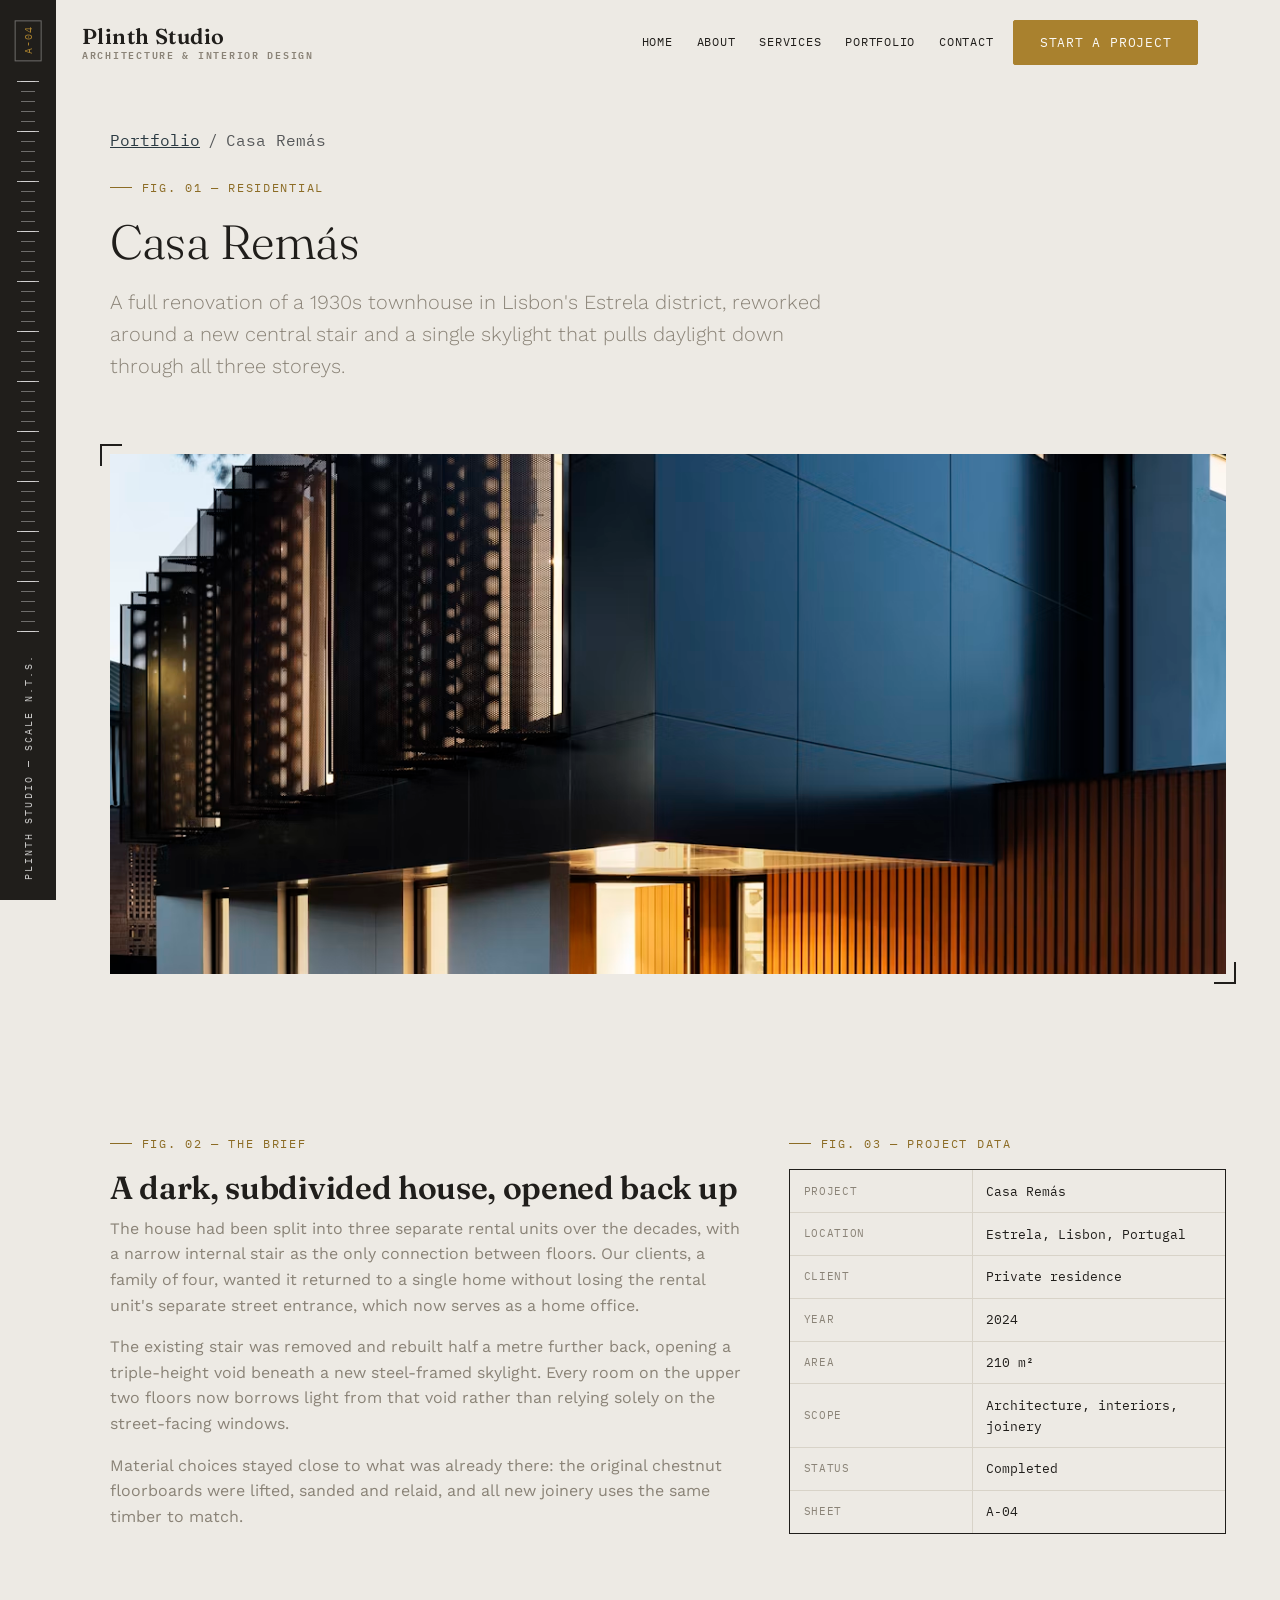
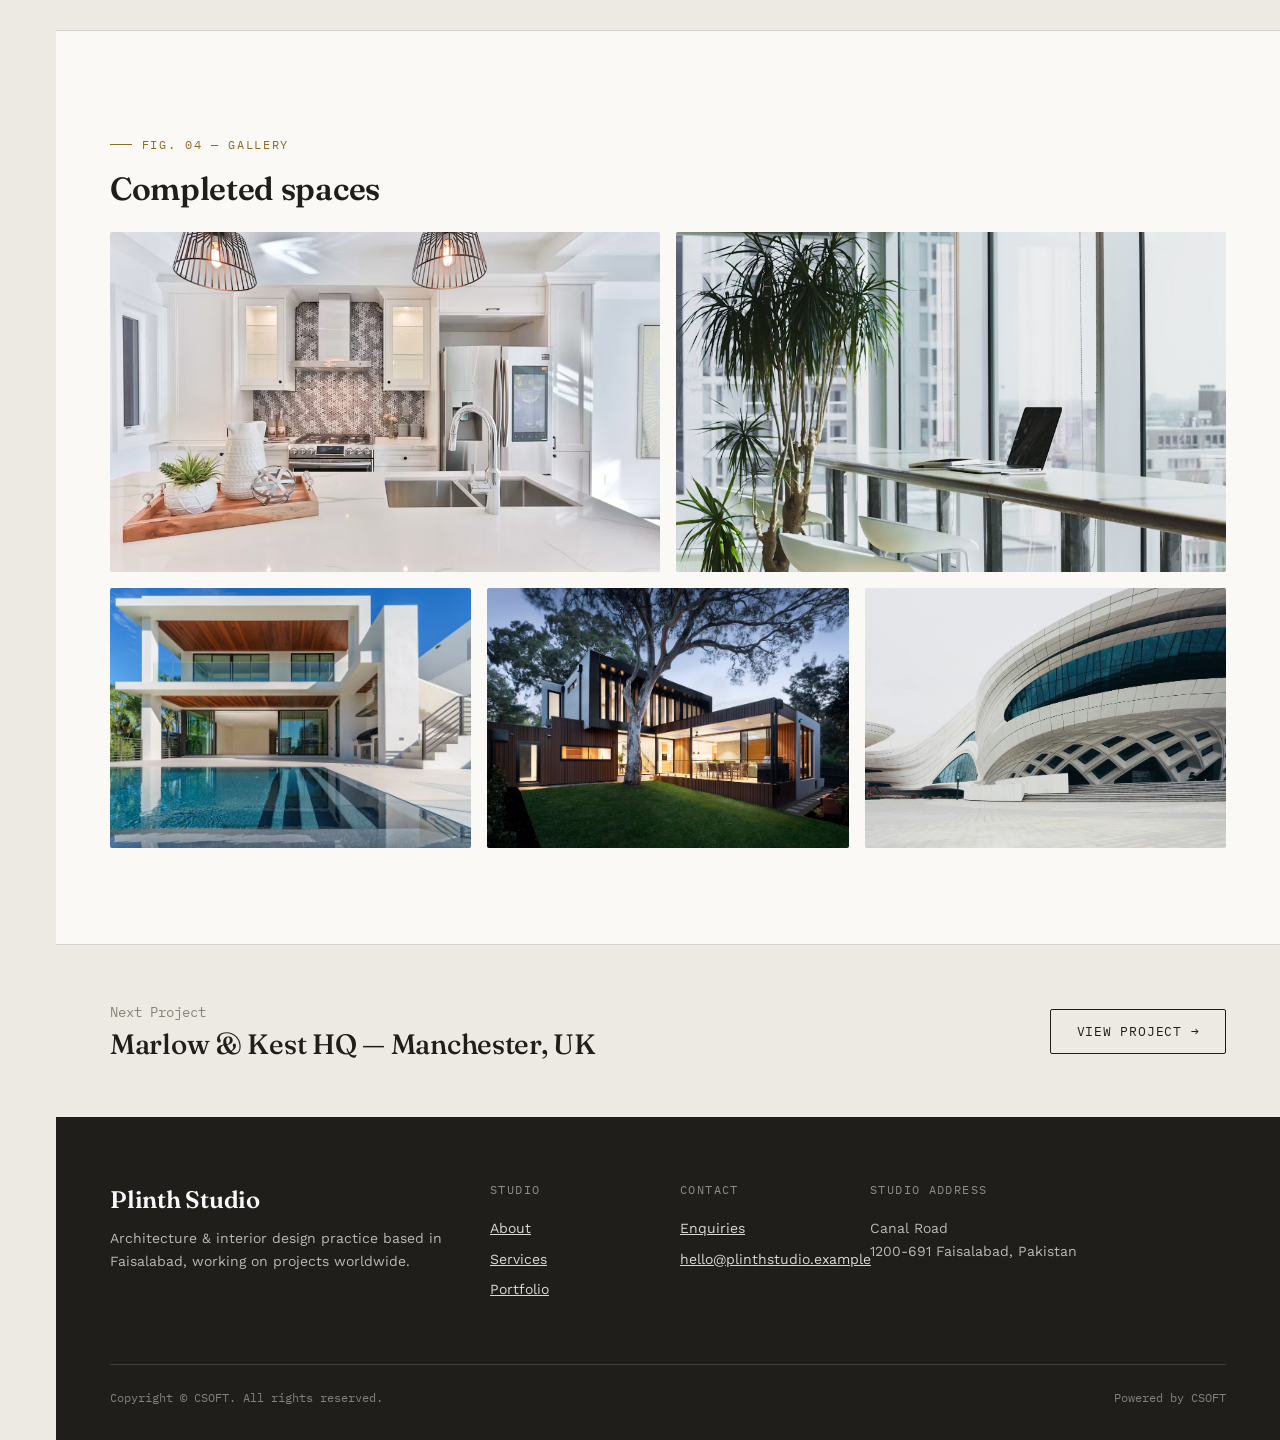
<file: project-detail.html>
<!doctype html>
<html lang="en">
  <head>
    <meta charset="UTF-8" />
    <meta name="viewport" content="width=device-width, initial-scale=1.0" />
    <title>Casa Rem&aacute;s — Plinth Studio</title>
    <meta
      name="description"
      content="Casa Rem&aacute;s: a full residential renovation in Lisbon by Plinth Studio."
    />

    <link rel="preconnect" href="https://fonts.googleapis.com" />
    <link rel="preconnect" href="https://fonts.gstatic.com" crossorigin />
    <link
      href="https://fonts.googleapis.com/css2?family=Fraunces:opsz,wght@9..144,500;9..144,600;9..144,700&family=Work+Sans:wght@400;500;600&family=IBM+Plex+Mono:wght@400;500&display=swap"
      rel="stylesheet"
    />

    <link
      href="https://cdn.jsdelivr.net/npm/bootstrap@5.3.3/dist/css/bootstrap.min.css"
      rel="stylesheet"
    />
    <link href="assets/css/style.css" rel="stylesheet" />
  </head>
  <body>
    <aside class="blueprint-ruler" >
      <span class="ruler-sheet">A-04</span>
      <div class="ruler-ticks"></div>
      <span class="ruler-label">Plinth Studio &mdash; Scale N.T.S.</span>
    </aside>

    <header>
      <nav
        class="navbar navbar-expand-lg site-navbar fixed-top"
        aria-label="Primary"
      >
        <div class="container">
          <a class="navbar-brand" href="index.html">
            Plinth Studio
            <small>Architecture &amp; Interior Design</small>
          </a>
          <button
            class="navbar-toggler"
            type="button"
            data-bs-toggle="collapse"
            data-bs-target="#siteNav"
            aria-controls="siteNav"
            aria-expanded="false"
            aria-label="Toggle navigation"
          >
            <span class="navbar-toggler-icon"></span>
          </button>
          <div class="collapse navbar-collapse" id="siteNav">
            <ul class="navbar-nav ms-auto mb-2 mb-lg-0 align-items-lg-center">
              <li class="nav-item">
                <a class="nav-link" href="index.html">Home</a>
              </li>
              <li class="nav-item">
                <a class="nav-link" href="about.html">About</a>
              </li>
              <li class="nav-item">
                <a class="nav-link" href="services.html">Services</a>
              </li>
              <li class="nav-item">
                <a class="nav-link" href="portfolio.html">Portfolio</a>
              </li>
              <li class="nav-item">
                <a class="nav-link" href="contact.html">Contact</a>
              </li>
              <li class="nav-item ms-lg-2">
                <a class="btn btn-brass btn-sm" href="contact.html"
                  >Start a Project</a
                >
              </li>
            </ul>
          </div>
        </div>
      </nav>
    </header>

    <main>
    
      <section class="hero pb-0">
        <div class="container">
          <nav aria-label="breadcrumb">
            <ol class="breadcrumb font-mono small">
              <li class="breadcrumb-item">
                <a href="portfolio.html">Portfolio</a>
              </li>
              <li class="breadcrumb-item active" aria-current="page">
                Casa Rem&aacute;s
              </li>
            </ol>
          </nav>
          <p class="eyebrow">Fig. 01 &mdash; Residential</p>
          <h1 class="display-5 mb-3">Casa Rem&aacute;s</h1>
          <p class="lead text-muted-local col-lg-8">
            A full renovation of a 1930s townhouse in Lisbon's Estrela district,
            reworked around a new central stair and a single skylight that pulls
            daylight down through all three storeys.
          </p>
        </div>
      </section>
      <section class="section--tight">
        <div class="container">
          <figure class="crop-marks m-0">
            <img
              src="assets/images/projects/plinth-house.jpg"
              class="img-fluid w-100"
              style="object-fit: cover; height: 520px"
              alt="Interior of Casa Rem&aacute;s showing the new central stairwell and skylight"
            />
          </figure>
        </div>
      </section>

      <section class="section">
        <div class="container">
          <div class="row g-5">
            <div class="col-lg-7">
              <p class="eyebrow">Fig. 02 &mdash; The Brief</p>
              <h2 id="brief-heading">
                A dark, subdivided house, opened back up
              </h2>
              <p class="text-muted-local">
                The house had been split into three separate rental units over
                the decades, with a narrow internal stair as the only connection
                between floors. Our clients, a family of four, wanted it
                returned to a single home without losing the rental unit's
                separate street entrance, which now serves as a home office.
              </p>
              <p class="text-muted-local">
                The existing stair was removed and rebuilt half a metre further
                back, opening a triple-height void beneath a new steel-framed
                skylight. Every room on the upper two floors now borrows light
                from that void rather than relying solely on the street-facing
                windows.
              </p>
              <p class="text-muted-local mb-0">
                Material choices stayed close to what was already there: the
                original chestnut floorboards were lifted, sanded and relaid,
                and all new joinery uses the same timber to match.
              </p>
            </div>
            <div class="col-lg-5">
              <p class="eyebrow">Fig. 03 &mdash; Project Data</p>
              <div class="title-block">
                <div class="tb-row">
                  <div class="tb-label">Project</div>
                  <div class="tb-value">Casa Rem&aacute;s</div>
                </div>
                <div class="tb-row">
                  <div class="tb-label">Location</div>
                  <div class="tb-value">Estrela, Lisbon, Portugal</div>
                </div>
                <div class="tb-row">
                  <div class="tb-label">Client</div>
                  <div class="tb-value">Private residence</div>
                </div>
                <div class="tb-row">
                  <div class="tb-label">Year</div>
                  <div class="tb-value">2024</div>
                </div>
                <div class="tb-row">
                  <div class="tb-label">Area</div>
                  <div class="tb-value">210 m&sup2;</div>
                </div>
                <div class="tb-row">
                  <div class="tb-label">Scope</div>
                  <div class="tb-value">Architecture, interiors, joinery</div>
                </div>
                <div class="tb-row">
                  <div class="tb-label">Status</div>
                  <div class="tb-value">Completed</div>
                </div>
                <div class="tb-row">
                  <div class="tb-label">Sheet</div>
                  <div class="tb-value">A-04</div>
                </div>
              </div>
            </div>
          </div>
        </div>
      </section>
      <section
        class="section section--surface hairline-top hairline-bottom"
        aria-labelledby="gallery-heading"
      >
        <div class="container">
          <p class="eyebrow">Fig. 04 &mdash; Gallery</p>
          <h2 id="gallery-heading" class="mb-4">Completed spaces</h2>
          <div class="row g-3 gallery-grid">
            <div class="col-md-6">
              <img
                src="assets/images/projects/plinth-hotel.jpg"
                alt="Kitchen with chestnut cabinetry and stone countertop"
                style="height: 340px"
              />
            </div>
            <div class="col-md-6">
              <img
                src="assets/images/projects/plinth-office.jpg"
                alt="Skylight above the new central stairwell"
                style="height: 340px"
              />
            </div>
            <div class="col-md-4">
              <img
                src="assets/images/projects/plinth-house-03.jpg"
                alt="Bedroom with restored chestnut floorboards"
                style="height: 260px"
              />
            </div>
            <div class="col-md-4">
              <img
                src="assets/images/hero/plinth-house.jpg"
                alt="Home office in the former rental unit entrance"
                style="height: 260px"
              />
            </div>
            <div class="col-md-4">
              <img
                src="assets/images/hero/plinth-office.jpg"
                alt="Bathroom with plaster walls and brass fittings"
                style="height: 260px"
              />
            </div>
          </div>
        </div>
      </section>
      <section class="section--tight" aria-label="Next project">
        <div class="container">
          <div class="row align-items-center g-4">
            <div class="col-md-8">
              <p class="font-mono small text-muted-local mb-1">Next Project</p>
              <h2 class="h3 mb-0">
                Marlow &amp; Kest HQ &mdash; Manchester, UK
              </h2>
            </div>
            <div class="col-md-4 text-md-end">
              <a href="project-detail.html" class="btn btn-outline-ink"
                >View Project &rarr;</a
              >
            </div>
          </div>
        </div>
      </section>
    </main>

    <footer class="site-footer">
      <div class="container">
        <div class="row g-4">
          <div class="col-lg-4">
            <p class="font-display fs-4 text-light mb-2">Plinth Studio</p>
            <p class="small mb-0">
              Architecture &amp; interior design practice based in Faisalabad,
              working on projects worldwide.
            </p>
          </div>
          <div class="col-6 col-lg-2">
            <p class="footer-heading">Studio</p>
            <ul class="list-unstyled small">
              <li class="mb-2"><a href="about.html">About</a></li>
              <li class="mb-2"><a href="services.html">Services</a></li>
              <li class="mb-2"><a href="portfolio.html">Portfolio</a></li>
            </ul>
          </div>
          <div class="col-6 col-lg-2">
            <p class="footer-heading">Contact</p>
            <ul class="list-unstyled small">
              <li class="mb-2"><a href="contact.html">Enquiries</a></li>
              <li class="mb-2">
                <a href="mailto:hello@plinthstudio.example"
                  >hello@plinthstudio.example</a
                >
              </li>
            </ul>
          </div>
          <div class="col-lg-4">
            <p class="footer-heading">Studio Address</p>
            <p class="small mb-0">
              Canal Road<br />1200-691 Faisalabad, Pakistan
            </p>
          </div>
        </div>
        <div
          class="footer-bottom d-flex flex-column flex-md-row justify-content-between"
        >
          <p class="mb-0">Copyright &copy; CSOFT. All rights reserved.</p>
          <p class="mb-0">Powered by CSOFT</p>
        </div>
      </div>
    </footer>

    <button class="back-to-top" type="button" >
      &uarr;
    </button>

    <script src="https://cdn.jsdelivr.net/npm/bootstrap@5.3.3/dist/js/bootstrap.bundle.min.js"></script>
    <script src="assets/js/script.js"></script>
  </body>
</html>
</file>
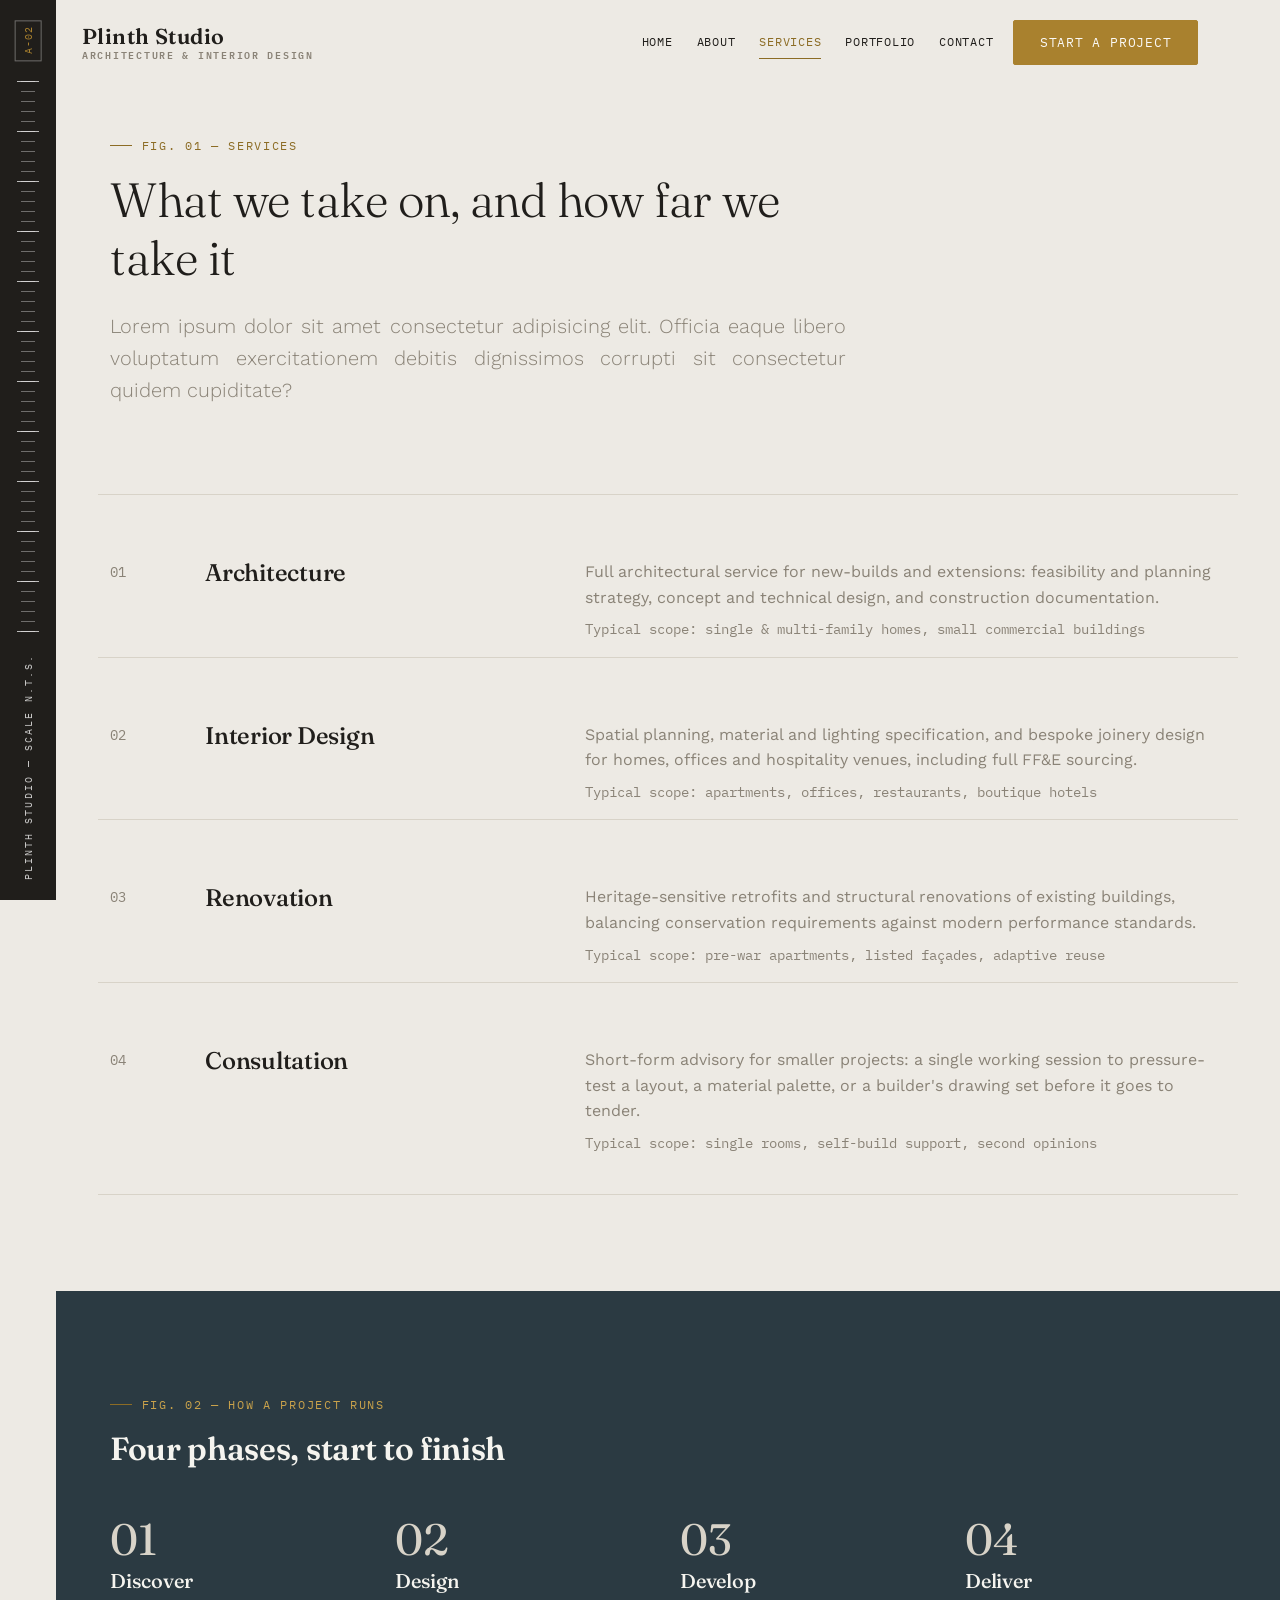
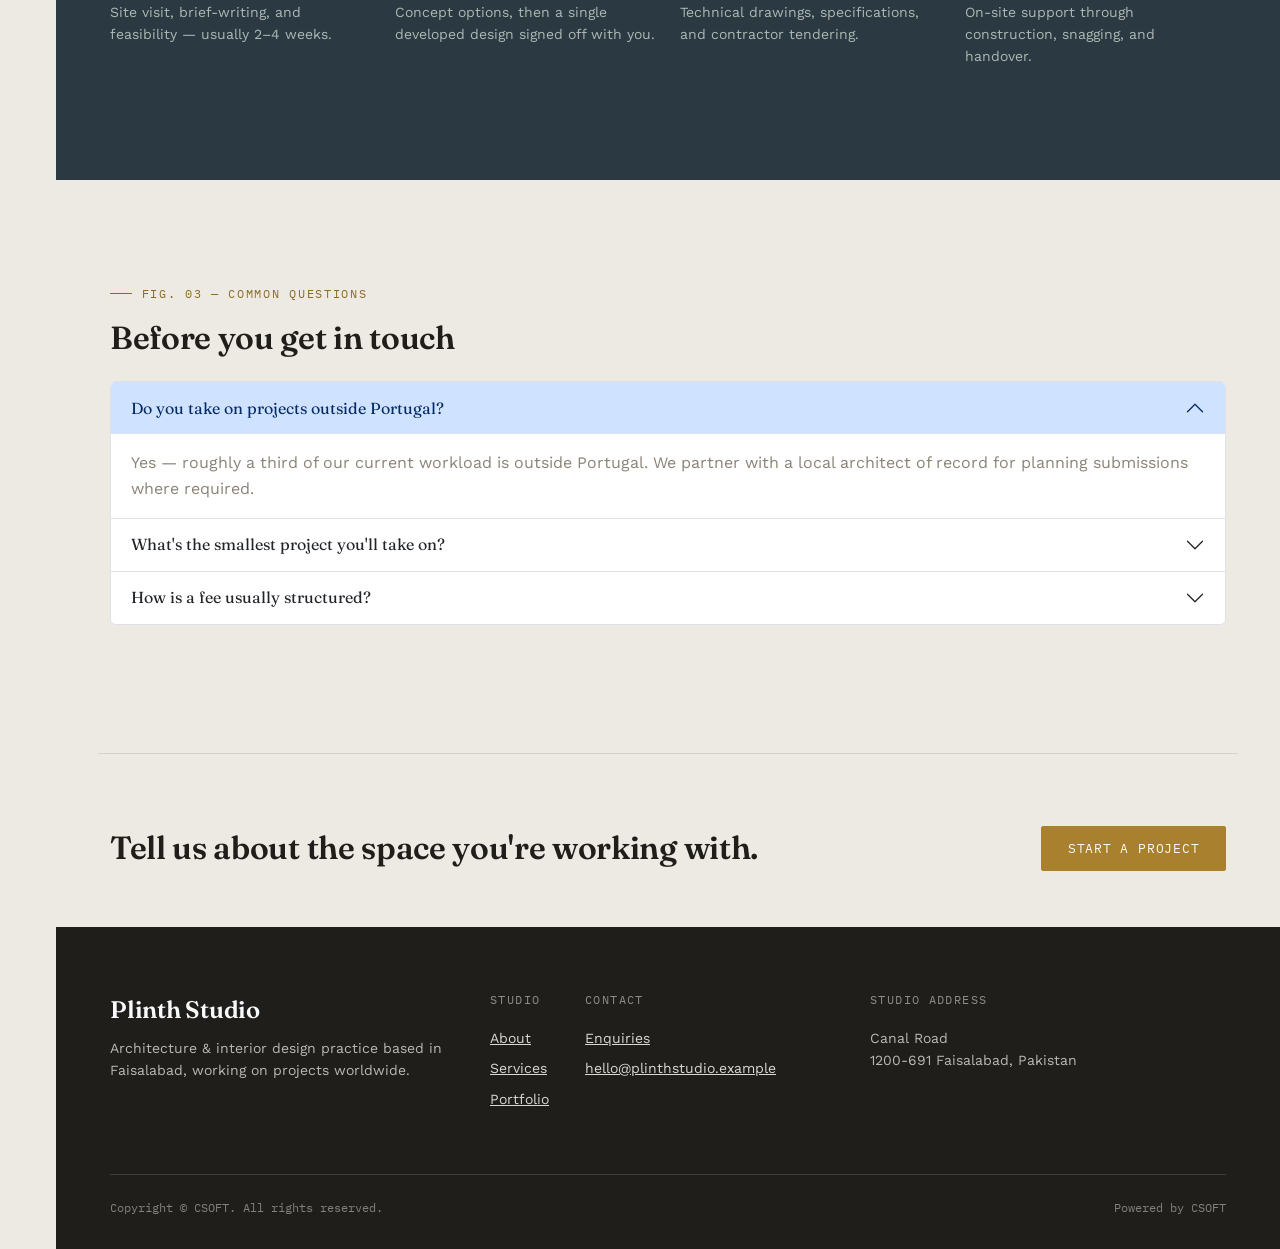
<file: services.html>
<!doctype html>
<html lang="en">
  <head>
    <meta charset="UTF-8" />
    <meta name="viewport" content="width=device-width, initial-scale=1.0" />
    <title>Services — Plinth Studio</title>
    <meta
      name="description"
      content="Architecture, interior design, and renovation consultation services offered by Plinth Studio, plus our four-phase project process."
    />

    <link rel="preconnect" href="https://fonts.googleapis.com" />
    <link rel="preconnect" href="https://fonts.gstatic.com" crossorigin />
    <link
      href="https://fonts.googleapis.com/css2?family=Fraunces:opsz,wght@9..144,500;9..144,600;9..144,700&family=Work+Sans:wght@400;500;600&family=IBM+Plex+Mono:wght@400;500&display=swap"
      rel="stylesheet"
    />

    <link
      href="https://cdn.jsdelivr.net/npm/bootstrap@5.3.3/dist/css/bootstrap.min.css"
      rel="stylesheet"
    />
    <link href="assets/css/style.css" rel="stylesheet" />
  </head>
  <body>
    <aside class="blueprint-ruler">
      <span class="ruler-sheet">A-02</span>
      <div class="ruler-ticks"></div>
      <span class="ruler-label">Plinth Studio &mdash; Scale N.T.S.</span>
    </aside>

    <header>
      <nav class="navbar navbar-expand-lg site-navbar fixed-top">
        <div class="container">
          <a class="navbar-brand" href="index.html">
            Plinth Studio
            <small>Architecture &amp; Interior Design</small>
          </a>
          <button
            class="navbar-toggler"
            type="button"
            data-bs-toggle="collapse"
            data-bs-target="#siteNav"
            aria-controls="siteNav"
            aria-expanded="false"
          >
            <span class="navbar-toggler-icon"></span>
          </button>
          <div class="collapse navbar-collapse" id="siteNav">
            <ul class="navbar-nav ms-auto mb-2 mb-lg-0 align-items-lg-center">
              <li class="nav-item">
                <a class="nav-link" href="index.html">Home</a>
              </li>
              <li class="nav-item">
                <a class="nav-link" href="about.html">About</a>
              </li>
              <li class="nav-item">
                <a
                  class="nav-link active"
                  aria-current="page"
                  href="services.html"
                  >Services</a
                >
              </li>
              <li class="nav-item">
                <a class="nav-link" href="portfolio.html">Portfolio</a>
              </li>
              <li class="nav-item">
                <a class="nav-link" href="contact.html">Contact</a>
              </li>
              <li class="nav-item ms-lg-2">
                <a class="btn btn-brass btn-sm" href="contact.html"
                  >Start a Project</a
                >
              </li>
            </ul>
          </div>
        </div>
      </nav>
    </header>

    <main>
      <section class="hero pb-0">
        <div class="container">
          <div class="row">
            <div class="col-lg-8">
              <p class="eyebrow">Fig. 01 &mdash; Services</p>
              <h1 class="display-5 mb-4">
                What we take on, and how far we take it
              </h1>
              <p class="lead text-muted-local justify">
                Lorem ipsum dolor sit amet consectetur adipisicing elit. Officia
                eaque libero voluptatum exercitationem debitis dignissimos
                corrupti sit consectetur quidem cupiditate?
              </p>
            </div>
          </div>
        </div>
      </section>

      <section class="section">
        <div class="container">
          <h2 id="service-list-heading" class="visually-hidden">
            Our services
          </h2>

          <div class="service-row row align-items-start g-4">
            <div class="col-md-1"><span class="service-index">01</span></div>
            <div class="col-md-4">
              <h3 class="h4">Architecture</h3>
            </div>
            <div class="col-md-7">
              <p class="text-muted-local mb-2">
                Full architectural service for new-builds and extensions:
                feasibility and planning strategy, concept and technical design,
                and construction documentation.
              </p>
              <p class="small font-mono mb-0 text-muted-local">
                Typical scope: single &amp; multi-family homes, small commercial
                buildings
              </p>
            </div>
          </div>

          <div class="service-row row align-items-start g-4">
            <div class="col-md-1"><span class="service-index">02</span></div>
            <div class="col-md-4">
              <h3 class="h4">Interior Design</h3>
            </div>
            <div class="col-md-7">
              <p class="text-muted-local mb-2">
                Spatial planning, material and lighting specification, and
                bespoke joinery design for homes, offices and hospitality
                venues, including full FF&amp;E sourcing.
              </p>
              <p class="small font-mono mb-0 text-muted-local">
                Typical scope: apartments, offices, restaurants, boutique hotels
              </p>
            </div>
          </div>

          <div class="service-row row align-items-start g-4">
            <div class="col-md-1"><span class="service-index">03</span></div>
            <div class="col-md-4">
              <h3 class="h4">Renovation</h3>
            </div>
            <div class="col-md-7">
              <p class="text-muted-local mb-2">
                Heritage-sensitive retrofits and structural renovations of
                existing buildings, balancing conservation requirements against
                modern performance standards.
              </p>
              <p class="small font-mono mb-0 text-muted-local">
                Typical scope: pre-war apartments, listed fa&ccedil;ades,
                adaptive reuse
              </p>
            </div>
          </div>

          <div class="service-row row align-items-start g-4">
            <div class="col-md-1"><span class="service-index">04</span></div>
            <div class="col-md-4">
              <h3 class="h4">Consultation</h3>
            </div>
            <div class="col-md-7">
              <p class="text-muted-local mb-2">
                Short-form advisory for smaller projects: a single working
                session to pressure-test a layout, a material palette, or a
                builder's drawing set before it goes to tender.
              </p>
              <p class="small font-mono mb-0 text-muted-local">
                Typical scope: single rooms, self-build support, second opinions
              </p>
            </div>
          </div>
        </div>
      </section>
      <section class="section section--dark">
        <div class="container">
          <p class="eyebrow">Fig. 02 &mdash; How a Project Runs</p>
          <h2 id="process-heading" class="mb-5">
            Four phases, start to finish
          </h2>
          <div class="row g-4">
            <div class="col-md-6 col-lg-3">
              <div class="process-step">
                <p class="process-number mb-2">01</p>
                <h3 class="h5">Discover</h3>
                <p class="text-muted-local small">
                  Site visit, brief-writing, and feasibility &mdash; usually
                  2&ndash;4 weeks.
                </p>
              </div>
            </div>
            <div class="col-md-6 col-lg-3">
              <div class="process-step">
                <p class="process-number mb-2">02</p>
                <h3 class="h5">Design</h3>
                <p class="text-muted-local small">
                  Concept options, then a single developed design signed off
                  with you.
                </p>
              </div>
            </div>
            <div class="col-md-6 col-lg-3">
              <div class="process-step">
                <p class="process-number mb-2">03</p>
                <h3 class="h5">Develop</h3>
                <p class="text-muted-local small">
                  Technical drawings, specifications, and contractor tendering.
                </p>
              </div>
            </div>
            <div class="col-md-6 col-lg-3">
              <div class="process-step">
                <p class="process-number mb-2">04</p>
                <h3 class="h5">Deliver</h3>
                <p class="text-muted-local small">
                  On-site support through construction, snagging, and handover.
                </p>
              </div>
            </div>
          </div>
        </div>
      </section>
      <section class="section">
        <div class="container">
          <p class="eyebrow">Fig. 03 &mdash; Common Questions</p>
          <h2 id="faq-heading" class="mb-4">Before you get in touch</h2>
          <div class="accordion" id="servicesFaq">
            <div class="accordion-item">
              <h3 class="accordion-header" id="faqHeadingOne">
                <button
                  class="accordion-button"
                  type="button"
                  data-bs-toggle="collapse"
                  data-bs-target="#faqOne"
                  aria-expanded="true"
                  aria-controls="faqOne"
                >
                  Do you take on projects outside Portugal?
                </button>
              </h3>
              <div
                id="faqOne"
                class="accordion-collapse collapse show"
                aria-labelledby="faqHeadingOne"
                data-bs-parent="#servicesFaq"
              >
                <div class="accordion-body text-muted-local">
                  Yes &mdash; roughly a third of our current workload is outside
                  Portugal. We partner with a local architect of record for
                  planning submissions where required.
                </div>
              </div>
            </div>

            <div class="accordion-item">
              <h3 class="accordion-header" id="faqHeadingTwo">
                <button
                  class="accordion-button collapsed"
                  type="button"
                  data-bs-toggle="collapse"
                  data-bs-target="#faqTwo"
                  aria-expanded="false"
                  aria-controls="faqTwo"
                >
                  What's the smallest project you'll take on?
                </button>
              </h3>
              <div
                id="faqTwo"
                class="accordion-collapse collapse"
                aria-labelledby="faqHeadingTwo"
                data-bs-parent="#servicesFaq"
              >
                <div class="accordion-body text-muted-local">
                  Single-room consultations are common. If it doesn't need a
                  full design team, we'll say so and scope a shorter engagement
                  instead.
                </div>
              </div>
            </div>

            <div class="accordion-item">
              <h3 class="accordion-header" id="faqHeadingThree">
                <button
                  class="accordion-button collapsed"
                  type="button"
                  data-bs-toggle="collapse"
                  data-bs-target="#faqThree"
                  aria-expanded="false"
                  aria-controls="faqThree"
                >
                  How is a fee usually structured?
                </button>
              </h3>
              <div
                id="faqThree"
                class="accordion-collapse collapse"
                aria-labelledby="faqHeadingThree"
                data-bs-parent="#servicesFaq"
              >
                <div class="accordion-body text-muted-local">
                  Most commissions are a fixed fee per phase, agreed before that
                  phase begins, so costs are never open-ended.
                </div>
              </div>
            </div>
          </div>
        </div>
      </section>

      <section class="section--tight">
        <div class="container">
          <div class="row align-items-center g-4 hairline-top pt-5">
            <div class="col-lg-8">
              <h2 class="mb-0">Tell us about the space you're working with.</h2>
            </div>
            <div class="col-lg-4 text-lg-end">
              <a href="contact.html" class="btn btn-brass btn-lg"
                >Start a Project</a
              >
            </div>
          </div>
        </div>
      </section>
    </main>

    <footer class="site-footer">
      <div class="container">
        <div class="row g-4">
          <div class="col-lg-4">
            <p class="font-display fs-4 text-light mb-2">Plinth Studio</p>
            <p class="small mb-0">
              Architecture &amp; interior design practice based in Faisalabad,
              working on projects worldwide.
            </p>
          </div>
          <div class="col-6 col-lg-1">
            <p class="footer-heading">Studio</p>
            <ul class="list-unstyled small">
              <li class="mb-2"><a href="about.html">About</a></li>
              <li class="mb-2"><a href="services.html">Services</a></li>
              <li class="mb-2"><a href="portfolio.html">Portfolio</a></li>
            </ul>
          </div>
          <div class="col-6 col-lg-3">
            <p class="footer-heading">Contact</p>
            <ul class="list-unstyled small">
              <li class="mb-2"><a href="contact.html">Enquiries</a></li>
              <li class="mb-2">
                <a href="mailto:hello@plinthstudio.example"
                  >hello@plinthstudio.example</a
                >
              </li>
            </ul>
          </div>
          <div class="col-lg-4">
            <p class="footer-heading">Studio Address</p>
            <p class="small mb-0">
              Canal Road<br />1200-691 Faisalabad, Pakistan
            </p>
          </div>
        </div>
        <div
          class="footer-bottom d-flex flex-column flex-md-row justify-content-between"
        >
          <p class="mb-0">Copyright &copy; CSOFT. All rights reserved.</p>
          <p class="mb-0">Powered by CSOFT</p>
        </div>
      </div>
    </footer>

    <button class="back-to-top" type="button">&uarr;</button>

    <script src="https://cdn.jsdelivr.net/npm/bootstrap@5.3.3/dist/js/bootstrap.bundle.min.js"></script>
    <script src="assets/js/script.js"></script>
  </body>
</html>
</file>
<file: assets/css/style.css>
:root {
  --color-bg: #edeae4; 
  --color-surface: #faf9f6; 
  --color-ink: #201e1b;
  --color-muted: #8a8377;
  --color-line: #d8d3c8; 
  --color-blueprint: #2b3a42; 
  --color-blueprint-60: rgba(43, 58, 66, 0.6);
  --color-brass: #a9812e;
  --color-brass-dim: #8c6c25;
  --font-display: "Fraunces", Georgia, serif;
  --font-body: "Work Sans", -apple-system, Segoe UI, sans-serif;
  --font-mono: "IBM Plex Mono", "Courier New", monospace;

  --ruler-width: 56px;
  --container-pad: 2.5rem;
  --radius: 2px;
}


html {
  scroll-behavior: smooth;
}

body {
  background-color: var(--color-bg);
  color: var(--color-ink);
  font-family: var(--font-body);
  font-size: 1rem;
  line-height: 1.6;
  padding-left: var(--ruler-width);
  overflow-x: hidden;
}

@media (max-width: 991.98px) {
  body {
    padding-left: 0;
  }
}

h1,
h2,
h3,
h4,
.font-display {
  font-family: var(--font-display);
  color: var(--color-ink);
  font-weight: 600;
  letter-spacing: -0.01em;
}

.font-mono,
.eyebrow,
.spec-label,
.meta-value,
.navbar-brand small {
  font-family: var(--font-mono);
}

a {
  color: var(--color-blueprint);
}
a:hover {
  color: var(--color-brass);
}

a:focus-visible,
button:focus-visible,
input:focus-visible,
textarea:focus-visible,
select:focus-visible {
  outline: 2px solid var(--color-brass);
  outline-offset: 2px;
}

@media (prefers-reduced-motion: reduce) {
  * {
    animation-duration: 0.001ms !important;
    transition-duration: 0.001ms !important;
    scroll-behavior: auto !important;
  }
}


.eyebrow {
  display: inline-flex;
  align-items: center;
  gap: 0.6rem;
  font-size: 0.75rem;
  letter-spacing: 0.14em;
  text-transform: uppercase;
  color: var(--color-brass-dim);
  margin-bottom: 1rem;
}
.eyebrow::before {
  content: "";
  display: inline-block;
  width: 22px;
  height: 1px;
  background: var(--color-brass-dim);
}

.section {
  padding: 6rem 0;
}
@media (max-width: 767.98px) {
  .section {
    padding: 3.5rem 0;
  }
}

.section--tight {
  padding: 3.5rem 0;
}

.section--dark {
  background-color: var(--color-blueprint);
  color: #e7e9e5;
}
.section--dark h1,
.section--dark h2,
.section--dark h3,
.section--dark h4 {
  color: #f5f4ef;
}
.section--dark .eyebrow {
  color: #c9a24b;
}
.section--dark .text-muted-local {
  color: #aeb7b2 !important;
}

.section--surface {
  background-color: var(--color-surface);
}

.hairline-top {
  border-top: 1px solid var(--color-line);
}
.hairline-bottom {
  border-bottom: 1px solid var(--color-line);
}

.text-muted-local {
  color: var(--color-muted);
}

.btn {
  border-radius: var(--radius);
  font-family: var(--font-mono);
  font-size: 0.8rem;
  letter-spacing: 0.06em;
  text-transform: uppercase;
  padding: 0.75rem 1.6rem;
}

.btn-brass {
  background-color: var(--color-brass);
  border-color: var(--color-brass);
  color: #faf9f6;
}
.btn-brass:hover {
  background-color: var(--color-brass-dim);
  border-color: var(--color-brass-dim);
  color: #faf9f6;
}

.btn-outline-ink {
  border-color: var(--color-ink);
  color: var(--color-ink);
  background: transparent;
}
.btn-outline-ink:hover {
  background-color: var(--color-ink);
  color: var(--color-bg);
}

.btn-outline-light {
  border-color: rgba(255, 255, 255, 0.5);
  color: #faf9f6;
}
.btn-outline-light:hover {
  background-color: #faf9f6;
  color: var(--color-blueprint);
}


.blueprint-ruler {
  position: fixed;
  top: 0;
  left: 0;
  width: var(--ruler-width);
  height: 100vh;
  background-color: var(--color-ink);
  z-index: 1040;
  display: flex;
  flex-direction: column;
  align-items: center;
  justify-content: space-between;
  padding: 1.25rem 0;
}

@media (max-width: 991.98px) {
  .blueprint-ruler {
    display: none;
  }
}

.blueprint-ruler .ruler-ticks {
  flex: 1;
  width: 100%;
  margin: 1.25rem 0;
  background-image: repeating-linear-gradient(
    to bottom,
    rgba(255, 255, 255, 0.35) 0,
    rgba(255, 255, 255, 0.35) 1px,
    transparent 1px,
    transparent 10px
  );
  background-position: center top;
  background-repeat: repeat-y;
  background-size: 14px 10px;
  position: relative;
}
.blueprint-ruler .ruler-ticks::before {
  content: "";
  position: absolute;
  inset: 0;
  background-image: repeating-linear-gradient(
    to bottom,
    rgba(255, 255, 255, 0.7) 0,
    rgba(255, 255, 255, 0.7) 1px,
    transparent 1px,
    transparent 50px
  );
  background-position: center top;
  background-size: 22px 50px;
  background-repeat: repeat-y;
}

.blueprint-ruler .ruler-label {
  writing-mode: vertical-rl;
  transform: rotate(180deg);
  font-family: var(--font-mono);
  font-size: 0.65rem;
  letter-spacing: 0.2em;
  color: rgba(255, 255, 255, 0.75);
  text-transform: uppercase;
  white-space: nowrap;
}

.blueprint-ruler .ruler-sheet {
  font-family: var(--font-mono);
  font-size: 0.65rem;
  color: var(--color-brass);
  border: 1px solid rgba(255, 255, 255, 0.35);
  padding: 0.35rem 0.25rem;
  writing-mode: vertical-rl;
  transform: rotate(180deg);
  letter-spacing: 0.1em;
}

.site-navbar {
  padding: 1.25rem 0;
  background-color: rgba(237, 234, 228, 0.94);
  transition:
    background-color 0.25s ease,
    padding 0.25s ease,
    box-shadow 0.25s ease;
}
.site-navbar.is-scrolled {
  background-color: rgba(237, 234, 228, 0.94);
  backdrop-filter: blur(6px);
  padding: 0.85rem 0;
  box-shadow: 0 1px 0 var(--color-line);
}

.site-navbar .navbar-brand {
  font-family: var(--font-display);
  font-weight: 600;
  font-size: 1.35rem;
  letter-spacing: 0.02em;
  color: var(--color-ink);
  line-height: 1.1;
}
.site-navbar .navbar-brand small {
  display: block;
  font-family: var(--font-mono);
  font-size: 0.6rem;
  letter-spacing: 0.18em;
  color: var(--color-muted);
  text-transform: uppercase;
}

.site-navbar .nav-link {
  font-family: var(--font-mono);
  font-size: 0.78rem;
  letter-spacing: 0.06em;
  text-transform: uppercase;
  color: var(--color-ink);
  margin: 0 0.75rem;
  padding: 0.4rem 0 !important;
  border-bottom: 1px solid transparent;
}
.site-navbar .nav-link:hover,
.site-navbar .nav-link.active {
  color: var(--color-brass-dim);
  border-bottom-color: var(--color-brass-dim);
}

.hero {
  position: relative;
  padding-top: 8rem;
  padding-bottom: 4rem;
}
@media (max-width: 767.98px) {
  .hero {
    padding-top: 6rem;
  }
}

.hero-figure {
  position: relative;
}
.justify{
  text-align: justify;
}
.crop-marks {
  position: relative;
}
.crop-marks::before,
.crop-marks::after,
.crop-marks .corner-tl,
.crop-marks .corner-br {
  content: "";
  position: absolute;
  width: 22px;
  height: 22px;
  border-color: var(--color-ink);
}
.crop-marks::before {
  top: -10px;
  left: -10px;
  border-top: 2px solid var(--color-ink);
  border-left: 2px solid var(--color-ink);
}
.crop-marks::after {
  bottom: -10px;
  right: -10px;
  border-bottom: 2px solid var(--color-ink);
  border-right: 2px solid var(--color-ink);
}

.hero-caption {
  font-family: var(--font-mono);
  font-size: 0.7rem;
  letter-spacing: 0.08em;
  color: var(--color-muted);
  text-transform: uppercase;
  margin-top: 0.75rem;
  display: flex;
  justify-content: space-between;
}

.project-card {
  background-color: var(--color-surface);
  border: 1px solid var(--color-line);
  border-radius: var(--radius);
  overflow: hidden;
  transition:
    transform 0.25s ease,
    box-shadow 0.25s ease;
  height: 100%;
}
.project-card:hover {
  transform: translateY(-4px);
  box-shadow: 0 18px 32px rgba(32, 30, 27, 0.12);
}
.project-card img {
  width: 100%;
  height: 260px;
  object-fit: cover;
  display: block;
}
.project-card .project-card-body {
  padding: 1.5rem;
}
.project-card .project-tag {
  font-family: var(--font-mono);
  font-size: 0.68rem;
  letter-spacing: 0.1em;
  text-transform: uppercase;
  color: var(--color-brass-dim);
}

.service-row {
  border-top: 1px solid var(--color-line);
  padding: 2.5rem 0;
}
.service-row:last-child {
  border-bottom: 1px solid var(--color-line);
}
.service-index {
  font-family: var(--font-mono);
  font-size: 0.85rem;
  color: var(--color-muted);
}

/* Process steps — numbering is meaningful here (an actual ordered
   sequence of studio phases), unlike decorative 01/02/03 markers */
.process-step .process-number {
  font-family: var(--font-display);
  font-size: 2.75rem;
  color: var(--color-line);
  line-height: 1;
}

.team-card img {
  width: 100%;
  aspect-ratio: 4 / 5;
  object-fit: cover;
  border-radius: var(--radius);
}
.team-card .role {
  font-family: var(--font-mono);
  font-size: 0.72rem;
  letter-spacing: 0.08em;
  text-transform: uppercase;
  color: var(--color-brass-dim);
}

.timeline {
  border-left: 1px solid var(--color-line);
  padding-left: 2rem;
  margin-left: 0.5rem;
}
.timeline-entry {
  position: relative;
  padding-bottom: 2.75rem;
}
.timeline-entry:last-child {
  padding-bottom: 0;
}
.timeline-entry::before {
  content: "";
  position: absolute;
  left: -2.4rem;
  top: 0.35rem;
  width: 9px;
  height: 9px;
  background: var(--color-brass);
  border-radius: 50%;
}
.timeline-year {
  font-family: var(--font-mono);
  font-size: 0.85rem;
  color: var(--color-brass-dim);
}


.title-block {
  border: 1px solid var(--color-ink);
  font-family: var(--font-mono);
  font-size: 0.82rem;
}
.title-block .tb-row {
  display: flex;
  border-bottom: 1px solid var(--color-line);
}
.title-block .tb-row:last-child {
  border-bottom: none;
}
.title-block .tb-label {
  width: 42%;
  padding: 0.65rem 0.85rem;
  color: var(--color-muted);
  text-transform: uppercase;
  font-size: 0.68rem;
  letter-spacing: 0.06em;
  border-right: 1px solid var(--color-line);
  display: flex;
  align-items: center;
}
.title-block .tb-value {
  padding: 0.65rem 0.85rem;
  flex: 1;
}

.filter-nav .btn {
  border-radius: 999px;
}

.gallery-grid img {
  width: 100%;
  height: 100%;
  object-fit: cover;
  border-radius: var(--radius);
}

.form-control,
.form-select {
  border-radius: var(--radius);
  border-color: var(--color-line);
  background-color: var(--color-surface);
  padding: 0.75rem 1rem;
}
.form-control:focus,
.form-select:focus {
  border-color: var(--color-blueprint);
  box-shadow: 0 0 0 0.2rem rgba(43, 58, 66, 0.15);
}
.form-label {
  font-family: var(--font-mono);
  font-size: 0.72rem;
  letter-spacing: 0.08em;
  text-transform: uppercase;
  color: var(--color-muted);
}


.site-footer {
  background-color: var(--color-ink);
  color: rgba(250, 249, 246, 0.7);
  padding: 4rem 0 2rem;
}
.site-footer a {
  color: rgba(250, 249, 246, 0.85);
}
.site-footer a:hover {
  color: var(--color-brass);
}
.site-footer .footer-heading {
  font-family: var(--font-mono);
  font-size: 0.72rem;
  letter-spacing: 0.12em;
  text-transform: uppercase;
  color: rgba(250, 249, 246, 0.5);
  margin-bottom: 1.1rem;
}
.site-footer .footer-bottom {
  border-top: 1px solid rgba(250, 249, 246, 0.15);
  margin-top: 3rem;
  padding-top: 1.5rem;
  font-family: var(--font-mono);
  font-size: 0.72rem;
  color: rgba(250, 249, 246, 0.45);
}

.back-to-top {
  position: fixed;
  right: 1.5rem;
  bottom: 1.5rem;
  z-index: 1030;
  width: 44px;
  height: 44px;
  border-radius: 50%;
  background-color: var(--color-ink);
  color: var(--color-bg);
  display: flex;
  align-items: center;
  justify-content: center;
  opacity: 0;
  pointer-events: none;
  transition: opacity 0.25s ease;
  border: none;
}
.back-to-top.is-visible {
  opacity: 1;
  pointer-events: auto;
}
</file>
